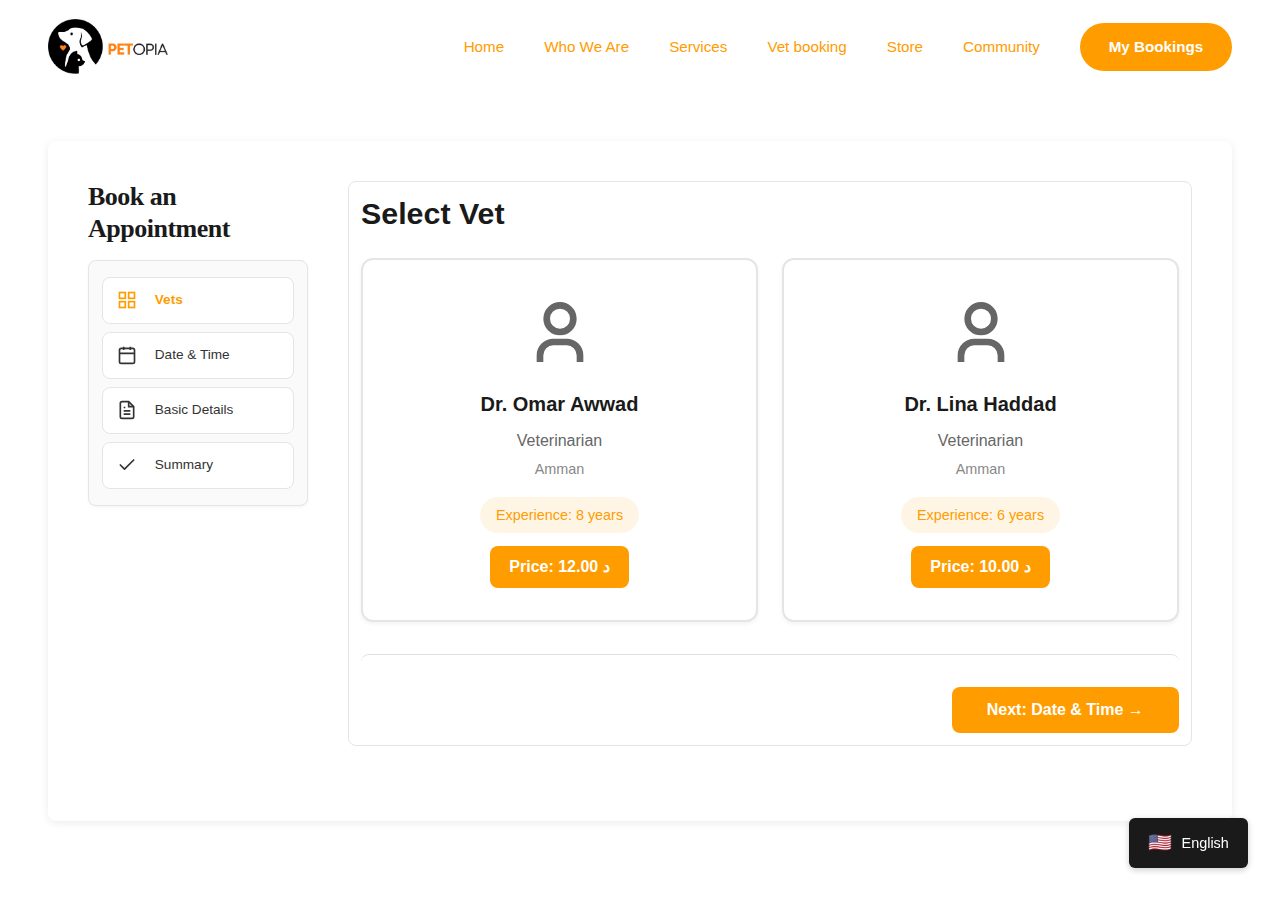
<file: index.html>
<!DOCTYPE html>
<html lang="en" dir="ltr">
<head>
    <meta charset="UTF-8">
    <meta name="viewport" content="width=device-width, initial-scale=1.0">
    <title>PETOPIA - Book an Appointment</title>
    <link rel="icon" type="image/png" href="images/35f640d3-04b2-4fa5-9443-3ebde41df10e-1-1.png">
    <link rel="stylesheet" href="styles.css">
</head>
<body>
    <!-- Header -->
    <header class="header">
        <div class="header-container">
            <div class="logo">
                <img src="images/35f640d3-04b2-4fa5-9443-3ebde41df10e-1-1.png" alt="PETOPIA Logo" class="logo-img">
            </div>
            <nav class="nav-links">
                <a href="https://dev-pet-opia.pantheonsite.io/" class="nav-link">Home</a>
                <a href="https://dev-pet-opia.pantheonsite.io/about-us/" class="nav-link">Who We Are</a>
                <a href="https://dev-pet-opia.pantheonsite.io/about-us-2/" class="nav-link">Services</a>
                <a href="index.html" class="nav-link">Vet booking</a>
                <a href="https://dev-pet-opia.pantheonsite.io/shop/" class="nav-link">Store</a>
                <a href="https://dev-pet-opia.pantheonsite.io/activity/" class="nav-link">Community</a>
                <a href="my-bookings.html" class="nav-link adopt-btn">My Bookings</a>
            </nav>
            
        </div>
    </header>

    <!-- Main Content -->
    <main class="main-content">
        <div class="booking-container">
            <div class="booking-container-inner">
                <div class="sidebar-section">
                    <h1 class="page-title">Book an Appointment</h1>
                    <!-- Left Sidebar - Steps -->
                    <aside class="steps-sidebar">
                    <div class="step-item active" data-step="vets" onclick="handleSidebarClick('vets')">
                        <div class="step-icon active">
                            <svg width="20" height="20" viewBox="0 0 24 24" fill="none" xmlns="http://www.w3.org/2000/svg">
                                <rect x="3" y="3" width="7" height="7" stroke="currentColor" stroke-width="2" fill="none"/>
                                <rect x="14" y="3" width="7" height="7" stroke="currentColor" stroke-width="2" fill="none"/>
                                <rect x="3" y="14" width="7" height="7" stroke="currentColor" stroke-width="2" fill="none"/>
                                <rect x="14" y="14" width="7" height="7" stroke="currentColor" stroke-width="2" fill="none"/>
                            </svg>
                        </div>
                        <span class="step-text active">Vets</span>
                    </div>
                    <div class="step-item" data-step="datetime" onclick="handleSidebarClick('datetime')">
                        <div class="step-icon">
                            <svg width="20" height="20" viewBox="0 0 24 24" fill="none" xmlns="http://www.w3.org/2000/svg">
                                <rect x="3" y="4" width="18" height="18" rx="2" stroke="currentColor" stroke-width="2"/>
                                <path d="M16 2v4M8 2v4M3 10h18" stroke="currentColor" stroke-width="2"/>
                            </svg>
                        </div>
                        <span class="step-text">Date & Time</span>
                    </div>
                    <div class="step-item" data-step="details" onclick="handleSidebarClick('details')">
                        <div class="step-icon">
                            <svg width="20" height="20" viewBox="0 0 24 24" fill="none" xmlns="http://www.w3.org/2000/svg">
                                <path d="M14 2H6a2 2 0 0 0-2 2v16a2 2 0 0 0 2 2h12a2 2 0 0 0 2-2V8z" stroke="currentColor" stroke-width="2"/>
                                <path d="M14 2v6h6M16 13H8M16 17H8M10 9H8" stroke="currentColor" stroke-width="2"/>
                            </svg>
                        </div>
                        <span class="step-text">Basic Details</span>
                    </div>
                    <div class="step-item" data-step="summary" onclick="handleSidebarClick('summary')">
                        <div class="step-icon">
                            <svg width="20" height="20" viewBox="0 0 24 24" fill="none" xmlns="http://www.w3.org/2000/svg">
                                <path d="M20 6L9 17l-5-5" stroke="currentColor" stroke-width="2" stroke-linecap="round" stroke-linejoin="round"/>
                            </svg>
                        </div>
                        <span class="step-text">Summary</span>
                    </div>
                    </aside>
                </div>

                <!-- Right Content Area -->
                <div class="content-area">
                <!-- Step 1: Vets Selection -->
                <div class="step-content active" id="vets-step">
                    <h2 class="section-title">Select Vet</h2>
                    <div class="vets-grid">
                        <div class="vet-card" data-vet="omar">
                            <div class="vet-checkmark">
                                <svg width="16" height="16" viewBox="0 0 24 24" fill="none" xmlns="http://www.w3.org/2000/svg">
                                    <path d="M20 6L9 17l-5-5" stroke="currentColor" stroke-width="3" stroke-linecap="round" stroke-linejoin="round"/>
                                </svg>
                            </div>
                            <div class="vet-icon">
                                <svg width="80" height="80" viewBox="0 0 24 24" fill="none" xmlns="http://www.w3.org/2000/svg">
                                    <circle cx="12" cy="8" r="4" stroke="currentColor" stroke-width="2"/>
                                    <path d="M6 21v-2a4 4 0 0 1 4-4h4a4 4 0 0 1 4 4v2" stroke="currentColor" stroke-width="2"/>
                                </svg>
                            </div>
                            <h3 class="vet-name">Dr. Omar Awwad</h3>
                            <p class="vet-specialty">Veterinarian</p>
                            <p class="vet-area">Amman</p>
                            <p class="vet-experience">Experience: 8 years</p>
                            <p class="vet-price">Price: 12.00 د</p>
                        </div>
                        <div class="vet-card" data-vet="lina">
                            <div class="vet-checkmark">
                                <svg width="16" height="16" viewBox="0 0 24 24" fill="none" xmlns="http://www.w3.org/2000/svg">
                                    <path d="M20 6L9 17l-5-5" stroke="currentColor" stroke-width="3" stroke-linecap="round" stroke-linejoin="round"/>
                                </svg>
                            </div>
                            <div class="vet-icon">
                                <svg width="80" height="80" viewBox="0 0 24 24" fill="none" xmlns="http://www.w3.org/2000/svg">
                                    <circle cx="12" cy="8" r="4" stroke="currentColor" stroke-width="2"/>
                                    <path d="M6 21v-2a4 4 0 0 1 4-4h4a4 4 0 0 1 4 4v2" stroke="currentColor" stroke-width="2"/>
                                </svg>
                            </div>
                            <h3 class="vet-name">Dr. Lina Haddad</h3>
                            <p class="vet-specialty">Veterinarian</p>
                            <p class="vet-area">Amman</p>
                            <p class="vet-experience">Experience: 6 years</p>
                            <p class="vet-price">Price: 10.00 د</p>
                        </div>
                    </div>
                    <div class="step-navigation">
                        <button class="back-btn" style="visibility: hidden;">← Go Back</button>
                        <button class="next-btn" onclick="goToStep('datetime')">Next: Date & Time →</button>
                    </div>
                </div>

                <!-- Step 2: Date & Time Selection -->
                <div class="step-content" id="datetime-step">
                    <h2 class="section-title">Date & Time</h2>
                    <div class="datetime-container">
                        <div class="calendar-section">
                            <div class="calendar-header">
                                <button class="calendar-nav" onclick="changeMonth(-1)">←</button>
                                <h3 class="calendar-month" id="calendar-month">January 2026</h3>
                                <button class="calendar-nav" onclick="changeMonth(1)">→</button>
                            </div>
                            <div class="calendar-grid" id="calendar-grid">
                                <!-- Calendar will be generated by JavaScript -->
                            </div>
                        </div>
                        <div class="timeslot-section">
                            <h3 class="timeslot-title">Time Slot</h3>
                            <div class="timeslot-groups">
                                <div class="timeslot-group">
                                    <h4 class="timeslot-group-title">Morning</h4>
                                    <div class="timeslot-buttons">
                                        <button class="timeslot-btn" data-time="09:00-10:00">09:00 am to 10:00 am</button>
                                        <button class="timeslot-btn" data-time="10:00-11:00">10:00 am to 11:00 am</button>
                                        <button class="timeslot-btn" data-time="11:00-12:00">11:00 am to 12:00 pm</button>
                                    </div>
                                </div>
                                <div class="timeslot-group">
                                    <h4 class="timeslot-group-title">Afternoon</h4>
                                    <div class="timeslot-buttons">
                                        <button class="timeslot-btn" data-time="12:00-13:00">12:00 pm to 01:00 pm</button>
                                        <button class="timeslot-btn" data-time="13:00-14:00">01:00 pm to 02:00 pm</button>
                                        <button class="timeslot-btn" data-time="14:00-15:00">02:00 pm to 03:00 pm</button>
                                        <button class="timeslot-btn" data-time="15:00-16:00">03:00 pm to 04:00 pm</button>
                                    </div>
                                </div>
                                <div class="timeslot-group">
                                    <h4 class="timeslot-group-title">Evening</h4>
                                    <div class="timeslot-buttons">
                                        <button class="timeslot-btn" data-time="16:00-17:00">04:00 pm to 05:00 pm</button>
                                    </div>
                                </div>
                            </div>
                        </div>
                    </div>
                    <div class="step-navigation">
                        <button class="back-btn" onclick="goToStep('vets')">← Go Back</button>
                        <button class="next-btn" onclick="goToStep('details')">Next: Basic Details →</button>
                    </div>
                </div>

                <!-- Step 3: Basic Details -->
                <div class="step-content" id="details-step">
                    <h2 class="section-title">Basic Details</h2>
                    <form class="details-form" id="details-form">
                        <div class="form-group">
                            <label for="firstname">Firstname *</label>
                            <input type="text" id="firstname" name="firstname" placeholder="Enter your firstname" required>
                        </div>
                        <div class="form-group">
                            <label for="lastname">Lastname *</label>
                            <input type="text" id="lastname" name="lastname" placeholder="Enter your lastname" required>
                            <span class="error-message" id="lastname-error"></span>
                        </div>
                        <div class="form-group">
                            <label for="email">Email Address *</label>
                            <input type="email" id="email" name="email" placeholder="Enter your email address" required>
                        </div>
                        <div class="form-group">
                            <label for="phone">Phone Number *</label>
                            <div class="phone-input">
                                <select id="country-code" class="country-code">
                                    <option value="+962">🇯🇴 +962</option>
                                    <option value="+1">🇺🇸 +1</option>
                                </select>
                                <input type="tel" id="phone" name="phone" placeholder="07 9012 3456" required>
                            </div>
                        </div>
                        <div class="form-group">
                            <label for="petname">Pet Name *</label>
                            <input type="text" id="petname" name="petname" placeholder="Enter your pet's name" required>
                        </div>
                        <div class="form-group">
                            <label for="pettype">Pet Type *</label>
                            <select id="pettype" name="pettype" class="form-select" required>
                                <option value="">Select pet type</option>
                                <option value="Cat">Cat</option>
                                <option value="Dog">Dog</option>
                                <option value="Other">Other</option>
                            </select>
                        </div>
                        <div class="form-group">
                            <label for="reason">Reason for Visit *</label>
                            <select id="reason" name="reason" class="form-select" required>
                                <option value="">Select reason for visit</option>
                                <option value="General Checkup">General Checkup</option>
                                <option value="Vaccination">Vaccination</option>
                                <option value="Surgery">Surgery</option>
                                <option value="Emergency">Emergency</option>
                                <option value="Grooming">Grooming</option>
                                <option value="Dental Care">Dental Care</option>
                                <option value="Skin Issues">Skin Issues</option>
                                <option value="Behavioral Consultation">Behavioral Consultation</option>
                                <option value="Nutritional Advice">Nutritional Advice</option>
                                <option value="Other">Other</option>
                            </select>
                        </div>
                        <div class="form-group">
                            <label for="petcondition">Pet Condition / Notes</label>
                            <textarea id="petcondition" name="petcondition" rows="4" placeholder="Enter pet condition or notes"></textarea>
                        </div>
                    </form>
                    <div class="step-navigation">
                        <button class="back-btn" onclick="goToStep('datetime')">← Go Back</button>
                        <button class="next-btn" onclick="goToStep('summary')">Next: Summary →</button>
                    </div>
                </div>

                <!-- Step 4: Summary -->
                <div class="step-content" id="summary-step">
                    <div class="summary-content">
                        <div class="summary-illustration">
                            <svg width="120" height="120" viewBox="0 0 120 120" fill="none" xmlns="http://www.w3.org/2000/svg">
                                <circle cx="60" cy="60" r="50" stroke="#FF6B35" stroke-width="3"/>
                                <path d="M40 60L55 75L80 45" stroke="#FF6B35" stroke-width="4" stroke-linecap="round" stroke-linejoin="round"/>
                            </svg>
                        </div>
                        <h2 class="section-title">Summary</h2>
                        <p class="summary-subtitle">Your appointment booking summary.</p>
                        <div class="summary-details">
                            <div class="summary-item">
                                <span class="summary-label">Customer</span>
                                <span class="summary-value" id="summary-customer">-</span>
                            </div>
                            <div class="summary-item">
                                <span class="summary-label">Vet</span>
                                <span class="summary-value" id="summary-vet">-</span>
                            </div>
                            <div class="summary-item">
                                <span class="summary-label">Date & Time</span>
                                <span class="summary-value" id="summary-datetime">-</span>
                            </div>
                            <div class="summary-item">
                                <span class="summary-label">Pet Name</span>
                                <span class="summary-value" id="summary-petname">-</span>
                            </div>
                            <div class="summary-item">
                                <span class="summary-label">Pet Type</span>
                                <span class="summary-value" id="summary-pettype">-</span>
                            </div>
                            <div class="summary-item">
                                <span class="summary-label">Reason</span>
                                <span class="summary-value" id="summary-reason">-</span>
                            </div>
                            <div class="summary-divider"></div>
                            <div class="summary-item total">
                                <span class="summary-label">Total Amount Payable</span>
                                <span class="summary-value total-amount" id="summary-total">10.00 د</span>
                            </div>
                        </div>
                    </div>
                    <div class="step-navigation">
                        <button class="back-btn" onclick="goToStep('details')">← Go Back</button>
                        <button class="book-btn" onclick="bookAppointment()">Confirm Booking</button>
                    </div>
                </div>

                <!-- Step 5: Confirmation / Thank You -->
                <div class="step-content" id="confirmation-step">
                    <div class="confirmation-content">
                        <div class="confirmation-icon">
                            <svg width="80" height="80" viewBox="0 0 80 80" fill="none" xmlns="http://www.w3.org/2000/svg">
                                <circle cx="40" cy="40" r="35" fill="#FF9C00"/>
                                <path d="M25 40L35 50L55 30" stroke="white" stroke-width="4" stroke-linecap="round" stroke-linejoin="round"/>
                                <circle cx="58" cy="18" r="3" fill="#FF9C00"/>
                                <circle cx="62" cy="25" r="2" fill="#FF9C00"/>
                                <circle cx="18" cy="22" r="2" fill="#FF9C00"/>
                            </svg>
                        </div>
                        <p class="booking-id">Booking ID: <span id="booking-id">#1</span></p>
                        <h2 class="confirmation-title">Your Appointment Booked successfully!</h2>
                        <p class="confirmation-subtitle">We have sent your booking information to your email address.</p>
                        
                        <div class="confirmation-details">
                            <div class="confirmation-detail-item">
                                <span class="detail-label">Service:</span>
                                <span class="detail-value">Vet Appointment</span>
                            </div>
                            <div class="confirmation-detail-item">
                                <span class="detail-label">Date & Time:</span>
                                <span class="detail-value" id="confirm-datetime">-</span>
                            </div>
                            <div class="confirmation-detail-item">
                                <span class="detail-label">Customer Name:</span>
                                <span class="detail-value" id="confirm-customer">-</span>
                            </div>
                        </div>

                        <div class="calendar-buttons">
                            <h3 class="calendar-buttons-title">Add to Calendar</h3>
                            <div class="calendar-buttons-row">
                                <button class="calendar-btn" onclick="addToCalendar('google')">
                                    <span class="cal-icon">G</span> Google Calendar
                                </button>
                                <button class="calendar-btn" onclick="addToCalendar('yahoo')">
                                    <span class="cal-icon yahoo">Y!</span> Yahoo Calendar
                                </button>
                                <button class="calendar-btn" onclick="addToCalendar('outlook')">
                                    <span class="cal-icon outlook">📅</span> Outlook Calendar
                                </button>
                                <button class="calendar-btn" onclick="addToCalendar('ical')">
                                    <span class="cal-icon apple">🍎</span> iCal Calendar
                                </button>
                            </div>
                        </div>
                    </div>
                </div>
            </div>
            </div>
        </div>
    </main>

    <!-- Language Selector -->
    <div class="language-selector">
        <span class="flag">🇺🇸</span>
        <span>English</span>
    </div>

    <script src="script.js"></script>
</body>
</html>
</file>
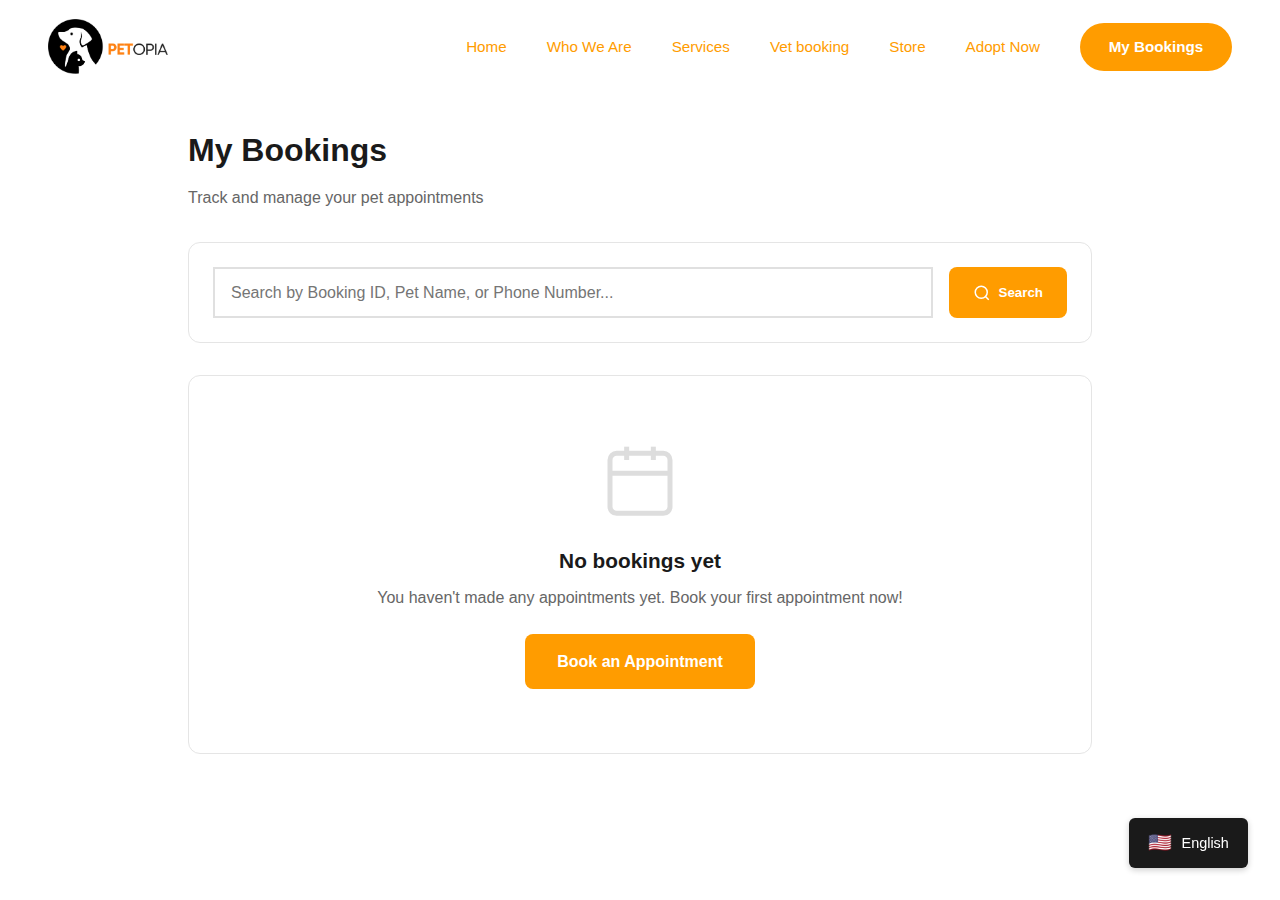
<file: my-bookings.html>
<!DOCTYPE html>
<html lang="en" dir="ltr">
<head>
    <meta charset="UTF-8">
    <meta name="viewport" content="width=device-width, initial-scale=1.0">
    <title>PETOPIA - My Bookings</title>
    <link rel="icon" type="image/png" href="images/35f640d3-04b2-4fa5-9443-3ebde41df10e-1-1.png">
    <link rel="stylesheet" href="styles.css">
    <style>
        /* My Bookings Page Styles */
        ::selection {
            background-color: #FF9C00;
            color: black;
        }

        .bookings-page {
            max-width: 1000px;
            margin: 0 auto;
            padding: 2rem 3rem;
        }

        .page-header {
            margin-bottom: 2rem;
        }

        .page-header h1 {
            font-size: 2rem;
            font-weight: 700;
            color: #1a1a1a;
            margin-bottom: 0.5rem;
        }

        .page-header p {
            color: #666;
        }

        .search-box {
            display: flex;
            gap: 1rem;
            margin-bottom: 2rem;
            background: white;
            padding: 1.5rem;
            border-radius: 12px;
            border: 1px solid #e5e5e5;
        }

        .search-input {
            flex: 1;
            padding: 0.9rem 1rem;
            border: 2px solid #e0e0e0;
            border-radius: 8px;
            font-size: 1rem;
            transition: border-color 0.3s;
        }

        .search-input:focus {
            outline: none;
            border-color: #FF9C00;
        }

        .search-btn {
            background: #FF9C00;
            color: white;
            border: none;
            padding: 0.9rem 1.5rem;
            border-radius: 8px;
            font-weight: 600;
            cursor: pointer;
            transition: all 0.3s;
            display: flex;
            align-items: center;
            gap: 0.5rem;
        }

        .search-btn:hover {
            background: #e68a00;
        }

        /* Booking Cards */
        .bookings-list {
            display: flex;
            flex-direction: column;
            gap: 1rem;
        }

        .booking-card {
            background: white;
            border: 1px solid #e5e5e5;
            border-radius: 12px;
            padding: 1.5rem;
            display: flex;
            gap: 1.5rem;
            transition: all 0.3s;
        }

        .booking-card:hover {
            box-shadow: 0 4px 20px rgba(0, 0, 0, 0.08);
        }

        .booking-status-bar {
            width: 4px;
            border-radius: 4px;
            flex-shrink: 0;
        }

        .booking-status-bar.pending {
            background: #ffd93d;
        }

        .booking-status-bar.completed {
            background: #4caf50;
        }

        .booking-status-bar.cancelled {
            background: #f44336;
        }

        .booking-content {
            flex: 1;
        }

        .booking-header {
            display: flex;
            justify-content: space-between;
            align-items: flex-start;
            margin-bottom: 1rem;
        }

        .booking-id {
            font-weight: 600;
            color: #FF9C00;
            font-size: 0.9rem;
        }

        .booking-status {
            padding: 0.4rem 1rem;
            border-radius: 20px;
            font-size: 0.85rem;
            font-weight: 600;
        }

        .booking-status.pending {
            background: #fff8e1;
            color: #856404;
        }

        .booking-status.completed {
            background: #e8f5e9;
            color: #2e7d32;
        }

        .booking-status.cancelled {
            background: #ffebee;
            color: #c62828;
        }

        .booking-details {
            display: grid;
            grid-template-columns: repeat(auto-fit, minmax(200px, 1fr));
            gap: 1rem;
        }

        .detail-group {
            display: flex;
            flex-direction: column;
            gap: 0.3rem;
        }

        .detail-label {
            font-size: 0.8rem;
            color: #666;
            text-transform: uppercase;
            letter-spacing: 0.5px;
        }

        .detail-value {
            font-weight: 500;
            color: #1a1a1a;
        }

        .vet-info {
            display: flex;
            align-items: center;
            gap: 0.5rem;
        }

        .vet-avatar {
            width: 32px;
            height: 32px;
            background: #f5f5f5;
            border-radius: 50%;
            display: flex;
            align-items: center;
            justify-content: center;
            color: #666;
        }

        /* Empty State */
        .empty-state {
            text-align: center;
            padding: 4rem 2rem;
            background: white;
            border: 1px solid #e5e5e5;
            border-radius: 12px;
        }

        .empty-state svg {
            width: 80px;
            height: 80px;
            color: #ddd;
            margin-bottom: 1rem;
        }

        .empty-state h3 {
            font-size: 1.3rem;
            color: #1a1a1a;
            margin-bottom: 0.5rem;
        }

        .empty-state p {
            color: #666;
            margin-bottom: 1.5rem;
        }

        .book-now-btn {
            background: #FF9C00;
            color: white;
            border: none;
            padding: 0.9rem 2rem;
            border-radius: 8px;
            font-weight: 600;
            cursor: pointer;
            text-decoration: none;
            display: inline-block;
            transition: all 0.3s;
        }

        .book-now-btn:hover {
            background: #e68a00;
            transform: translateY(-2px);
        }

        /* No results */
        .no-results {
            text-align: center;
            padding: 3rem;
            color: #666;
        }

        /* Booking Details Modal */
        .booking-modal-overlay {
            display: none;
            position: fixed;
            top: 0;
            left: 0;
            right: 0;
            bottom: 0;
            background: rgba(0, 0, 0, 0.5);
            z-index: 1000;
            align-items: center;
            justify-content: center;
            animation: fadeIn 0.3s ease;
        }

        .booking-modal-overlay.active {
            display: flex;
        }

        .booking-modal-card {
            background: white;
            border-radius: 16px;
            padding: 2rem;
            max-width: 600px;
            width: 90%;
            max-height: 90vh;
            overflow-y: auto;
            position: relative;
            box-shadow: 0 10px 40px rgba(0, 0, 0, 0.15);
            animation: slideUp 0.3s ease;
        }

        .booking-modal-header {
            display: flex;
            justify-content: space-between;
            align-items: center;
            margin-bottom: 1.5rem;
            padding-bottom: 1rem;
            border-bottom: 2px solid #e5e5e5;
        }

        .booking-modal-title {
            font-size: 1.5rem;
            font-weight: 700;
            color: #1a1a1a;
        }

        .booking-modal-close {
            background: none;
            border: none;
            font-size: 1.8rem;
            color: #666;
            cursor: pointer;
            padding: 0;
            width: 32px;
            height: 32px;
            display: flex;
            align-items: center;
            justify-content: center;
            border-radius: 50%;
            transition: all 0.3s;
        }

        .booking-modal-close:hover {
            background: #f5f5f5;
            color: #1a1a1a;
        }

        .booking-modal-content {
            display: flex;
            flex-direction: column;
            gap: 1.5rem;
        }

        .booking-modal-section {
            display: flex;
            flex-direction: column;
            gap: 0.5rem;
        }

        .booking-modal-label {
            font-size: 0.85rem;
            color: #666;
            text-transform: uppercase;
            letter-spacing: 0.5px;
            font-weight: 600;
        }

        .booking-modal-value {
            font-size: 1rem;
            color: #1a1a1a;
            font-weight: 500;
        }

        .booking-modal-divider {
            height: 1px;
            background: #e5e5e5;
            margin: 0.5rem 0;
        }

        @keyframes fadeIn {
            from {
                opacity: 0;
            }
            to {
                opacity: 1;
            }
        }

        @keyframes slideUp {
            from {
                transform: translateY(20px);
                opacity: 0;
            }
            to {
                transform: translateY(0);
                opacity: 1;
            }
        }

        @media (max-width: 768px) {
            .bookings-page {
                padding: 1.5rem;
            }

            .search-box {
                flex-direction: column;
            }

            .booking-card {
                flex-direction: column;
            }

            .booking-status-bar {
                width: 100%;
                height: 4px;
            }

            .booking-header {
                flex-direction: column;
                gap: 0.5rem;
            }

            .booking-modal-card {
                padding: 1.5rem;
                width: 95%;
            }
        }
    </style>
</head>
<body>
    <!-- Header -->
    <header class="header">
        <div class="header-container">
            <div class="logo">
                <img src="images/35f640d3-04b2-4fa5-9443-3ebde41df10e-1-1.png" alt="PETOPIA Logo" class="logo-img">
            </div>
            <nav class="nav-links">
                <a href="index.html" class="nav-link">Home</a>
                <a href="#" class="nav-link">Who We Are</a>
                <a href="#" class="nav-link">Services</a>
                <a href="index.html" class="nav-link">Vet booking</a>
                <a href="#" class="nav-link">Store</a>
                <a href="index.html" class="nav-link">Adopt Now</a>
                <a href="my-bookings.html" class="nav-link adopt-btn" ">My Bookings</a>
            </nav>
        </div>
    </header>

    <!-- Main Content -->
    <div class="bookings-page">
        <div class="page-header">
            <h1>My Bookings</h1>
            <p>Track and manage your pet appointments</p>
        </div>

        <!-- Search Box -->
        <div class="search-box">
            <input type="text" class="search-input" id="search-input" 
                   placeholder="Search by Booking ID, Pet Name, or Phone Number...">
            <button class="search-btn" onclick="searchBookings()">
                <svg width="18" height="18" viewBox="0 0 24 24" fill="none" stroke="currentColor" stroke-width="2">
                    <circle cx="11" cy="11" r="8"/>
                    <line x1="21" y1="21" x2="16.65" y2="16.65"/>
                </svg>
                Search
            </button>
        </div>

        <!-- Bookings List -->
        <div class="bookings-list" id="bookings-list">
            <!-- Bookings will be loaded here -->
        </div>

        <!-- Empty State -->
        <div class="empty-state" id="empty-state" style="display: none;">
            <svg viewBox="0 0 24 24" fill="none" stroke="currentColor" stroke-width="1.5">
                <rect x="3" y="4" width="18" height="18" rx="2"/>
                <line x1="16" y1="2" x2="16" y2="6"/>
                <line x1="8" y1="2" x2="8" y2="6"/>
                <line x1="3" y1="10" x2="21" y2="10"/>
            </svg>
            <h3>No bookings yet</h3>
            <p>You haven't made any appointments yet. Book your first appointment now!</p>
            <a href="index.html" class="book-now-btn">Book an Appointment</a>
        </div>

        <!-- No Results -->
        <div class="no-results" id="no-results" style="display: none;">
            <p>No bookings found matching your search.</p>
        </div>
    </div>

    <!-- Booking Details Modal -->
    <div class="booking-modal-overlay" id="booking-modal-overlay" onclick="closeBookingModal(event)">
        <div class="booking-modal-card" onclick="event.stopPropagation()">
            <div class="booking-modal-header">
                <h2 class="booking-modal-title">Booking Details</h2>
                <button class="booking-modal-close" onclick="closeBookingModal()" aria-label="Close">×</button>
            </div>
            <div class="booking-modal-content" id="booking-modal-content">
                <!-- Content will be populated by JavaScript -->
            </div>
        </div>
    </div>

    <!-- Language Selector -->
    <div class="language-selector">
        <span class="flag">🇺🇸</span>
        <span>English</span>
    </div>

    <script>
        // Get all bookings from Local Storage
        function getAllBookings() {
            const bookings = localStorage.getItem('petopiaBookings');
            return bookings ? JSON.parse(bookings) : [];
        }

        // Format date
        function formatDate(dateString) {
            if (!dateString) return '-';
            const date = new Date(dateString);
            const options = { weekday: 'short', year: 'numeric', month: 'short', day: 'numeric' };
            return date.toLocaleDateString('en-US', options);
        }

        // Format time
        function formatTime(timeString) {
            if (!timeString) return '-';
            if (timeString.includes('am') || timeString.includes('pm')) return timeString;
            
            const [start, end] = timeString.split('-');
            if (!start) return timeString;
            
            const formatSingleTime = (time) => {
                const [hours, minutes] = time.split(':');
                const hour = parseInt(hours);
                const ampm = hour >= 12 ? 'PM' : 'AM';
                const displayHour = hour > 12 ? hour - 12 : (hour === 0 ? 12 : hour);
                return `${displayHour}:${minutes} ${ampm}`;
            };
            
            if (end) return `${formatSingleTime(start)} - ${formatSingleTime(end)}`;
            return formatSingleTime(start);
        }

        // Get status class
        function getStatusClass(status) {
            const statusLower = (status || 'pending').toLowerCase();
            if (statusLower === 'completed' || statusLower === 'confirmed') return 'completed';
            if (statusLower === 'cancelled') return 'cancelled';
            return 'pending';
        }
        
        // View booking details
        function viewBookingDetails(bookingId) {
            const allBookings = getAllBookings();
            const booking = allBookings.find(b => b.bookingId === bookingId);
            if (booking) {
                const modal = document.getElementById('booking-modal-overlay');
                const content = document.getElementById('booking-modal-content');
                const statusClass = getStatusClass(booking.status);
                
                content.innerHTML = `
                    <div class="booking-modal-section">
                        <span class="booking-modal-label">Booking ID</span>
                        <span class="booking-modal-value" style="color: #FF9C00; font-weight: 700;">${booking.bookingId || 'N/A'}</span>
                    </div>
                    <div class="booking-modal-section">
                        <span class="booking-modal-label">Status</span>
                        <span class="booking-modal-value">
                            <span class="booking-status ${statusClass}" style="display: inline-block; padding: 0.4rem 1rem; border-radius: 20px; font-size: 0.85rem; font-weight: 600;">
                                ${getStatusText(booking.status)}
                            </span>
                        </span>
                    </div>
                    <div class="booking-modal-divider"></div>
                    <div class="booking-modal-section">
                        <span class="booking-modal-label">Veterinarian</span>
                        <div style="display: flex; align-items: center; gap: 0.5rem; margin-top: 0.3rem;">
                            <span class="vet-avatar" style="width: 32px; height: 32px; background: #f5f5f5; border-radius: 50%; display: flex; align-items: center; justify-content: center;">👨‍⚕️</span>
                            <span class="booking-modal-value">${booking.vet || '-'}</span>
                        </div>
                    </div>
                    <div class="booking-modal-section">
                        <span class="booking-modal-label">Date & Time</span>
                        <span class="booking-modal-value">${formatDate(booking.date)}</span>
                        <span class="booking-modal-value" style="color: #666; font-size: 0.95rem;">${formatTime(booking.time)}</span>
                    </div>
                    <div class="booking-modal-divider"></div>
                    <div class="booking-modal-section">
                        <span class="booking-modal-label">Customer Information</span>
                        <span class="booking-modal-value">${booking.firstname || ''} ${booking.lastname || ''}</span>
                        <span class="booking-modal-value" style="color: #666; font-size: 0.9rem;">${booking.email || 'N/A'}</span>
                        <span class="booking-modal-value" style="color: #666; font-size: 0.9rem;">${booking.phone || '-'}</span>
                    </div>
                    <div class="booking-modal-divider"></div>
                    <div class="booking-modal-section">
                        <span class="booking-modal-label">Pet Information</span>
                        <span class="booking-modal-value">${booking.petname || '-'} (${booking.pettype || '-'})</span>
                    </div>
                    <div class="booking-modal-section">
                        <span class="booking-modal-label">Reason for Visit</span>
                        <span class="booking-modal-value">${booking.reason || '-'}</span>
                    </div>
                    ${booking.petcondition ? `
                    <div class="booking-modal-section">
                        <span class="booking-modal-label">Pet Condition / Notes</span>
                        <span class="booking-modal-value" style="color: #666; font-size: 0.95rem; line-height: 1.5;">${booking.petcondition}</span>
                    </div>
                    ` : ''}
                    <div class="booking-modal-divider"></div>
                    <div class="booking-modal-section">
                        <span class="booking-modal-label">Total Amount</span>
                        <span class="booking-modal-value" style="color: #FF9C00; font-weight: 700; font-size: 1.2rem;">${booking.vetPrice || '10.00'} د</span>
                    </div>
                `;
                
                modal.classList.add('active');
                document.body.style.overflow = 'hidden';
            }
        }

        // Close booking modal
        function closeBookingModal(event) {
            if (event && event.target !== event.currentTarget) {
                return;
            }
            const modal = document.getElementById('booking-modal-overlay');
            modal.classList.remove('active');
            document.body.style.overflow = '';
        }

        // Get status display text
        function getStatusText(status) {
            const statusLower = (status || 'pending').toLowerCase();
            if (statusLower === 'completed' || statusLower === 'confirmed') return '✓ Confirmed';
            if (statusLower === 'cancelled') return '✗ Cancelled';
            return '⏳ Pending Confirmation';
        }

        // Render bookings
        function renderBookings(bookings) {
            const list = document.getElementById('bookings-list');
            const emptyState = document.getElementById('empty-state');
            const noResults = document.getElementById('no-results');

            // Hide no results by default
            noResults.style.display = 'none';

            if (!bookings || bookings.length === 0) {
                list.innerHTML = '';
                emptyState.style.display = 'block';
                return;
            }

            emptyState.style.display = 'none';

            // Sort by date (newest first)
            bookings.sort((a, b) => new Date(b.createdAt || 0) - new Date(a.createdAt || 0));

            list.innerHTML = bookings.map(booking => {
                const statusClass = getStatusClass(booking.status);
                const isPending = (booking.status || 'pending').toLowerCase() === 'pending';
                return `
                <div class="booking-card">
                    <div class="booking-status-bar ${statusClass}"></div>
                    <div class="booking-content">
                        <div class="booking-header">
                            <span class="booking-id">${booking.bookingId || 'N/A'}</span>
                            <span class="booking-status ${statusClass}">${getStatusText(booking.status)}</span>
                        </div>
                        ${isPending ? '<p style="color: #666; font-size: 0.9rem; margin: 0.5rem 0 1rem 0;">Awaiting vet confirmation.</p>' : ''}
                        <div class="booking-details">
                            <div class="detail-group">
                                <span class="detail-label">Vet</span>
                                <div class="vet-info">
                                    <span class="vet-avatar">👨‍⚕️</span>
                                    <span class="detail-value">${booking.vet || '-'}</span>
                                </div>
                            </div>
                            <div class="detail-group">
                                <span class="detail-label">Date & Time</span>
                                <span class="detail-value">${formatDate(booking.date)}</span>
                                <span class="detail-value" style="color: #666; font-size: 0.9rem;">${formatTime(booking.time)}</span>
                            </div>
                            <div class="detail-group">
                                <span class="detail-label">Pet</span>
                                <span class="detail-value">${booking.petname || '-'} (${booking.pettype || '-'})</span>
                            </div>
                            <div class="detail-group">
                                <span class="detail-label">Reason</span>
                                <span class="detail-value">${booking.reason || '-'}</span>
                            </div>
                        </div>
                        <div style="margin-top: 1rem;">
                            <button class="view-details-btn" onclick="viewBookingDetails('${booking.bookingId}')" style="background: #FF9C00; color: white; border: none; padding: 0.6rem 1.2rem; border-radius: 8px; font-weight: 600; cursor: pointer; transition: all 0.3s;">View Details</button>
                        </div>
                    </div>
                </div>
            `}).join('');
        }

        // Search bookings
        function searchBookings() {
            const searchTerm = document.getElementById('search-input').value.toLowerCase().trim();
            const allBookings = getAllBookings();
            const noResults = document.getElementById('no-results');
            const emptyState = document.getElementById('empty-state');

            if (!searchTerm) {
                renderBookings(allBookings);
                return;
            }

            const filtered = allBookings.filter(booking => {
                const bookingId = (booking.bookingId || '').toLowerCase();
                const petName = (booking.petname || '').toLowerCase();
                const phone = (booking.phone || '').toLowerCase();
                const ownerName = `${booking.firstname || ''} ${booking.lastname || ''}`.toLowerCase();

                return bookingId.includes(searchTerm) ||
                       petName.includes(searchTerm) ||
                       phone.includes(searchTerm) ||
                       ownerName.includes(searchTerm);
            });

            if (filtered.length === 0 && allBookings.length > 0) {
                document.getElementById('bookings-list').innerHTML = '';
                emptyState.style.display = 'none';
                noResults.style.display = 'block';
            } else {
                noResults.style.display = 'none';
                renderBookings(filtered);
            }
        }

        // Search on Enter key
        document.getElementById('search-input').addEventListener('keypress', function(e) {
            if (e.key === 'Enter') {
                searchBookings();
            }
        });

        // Load bookings on page load
        document.addEventListener('DOMContentLoaded', function() {
            const allBookings = getAllBookings();
            renderBookings(allBookings);
        });
    </script>
</body>
</html>
</file>
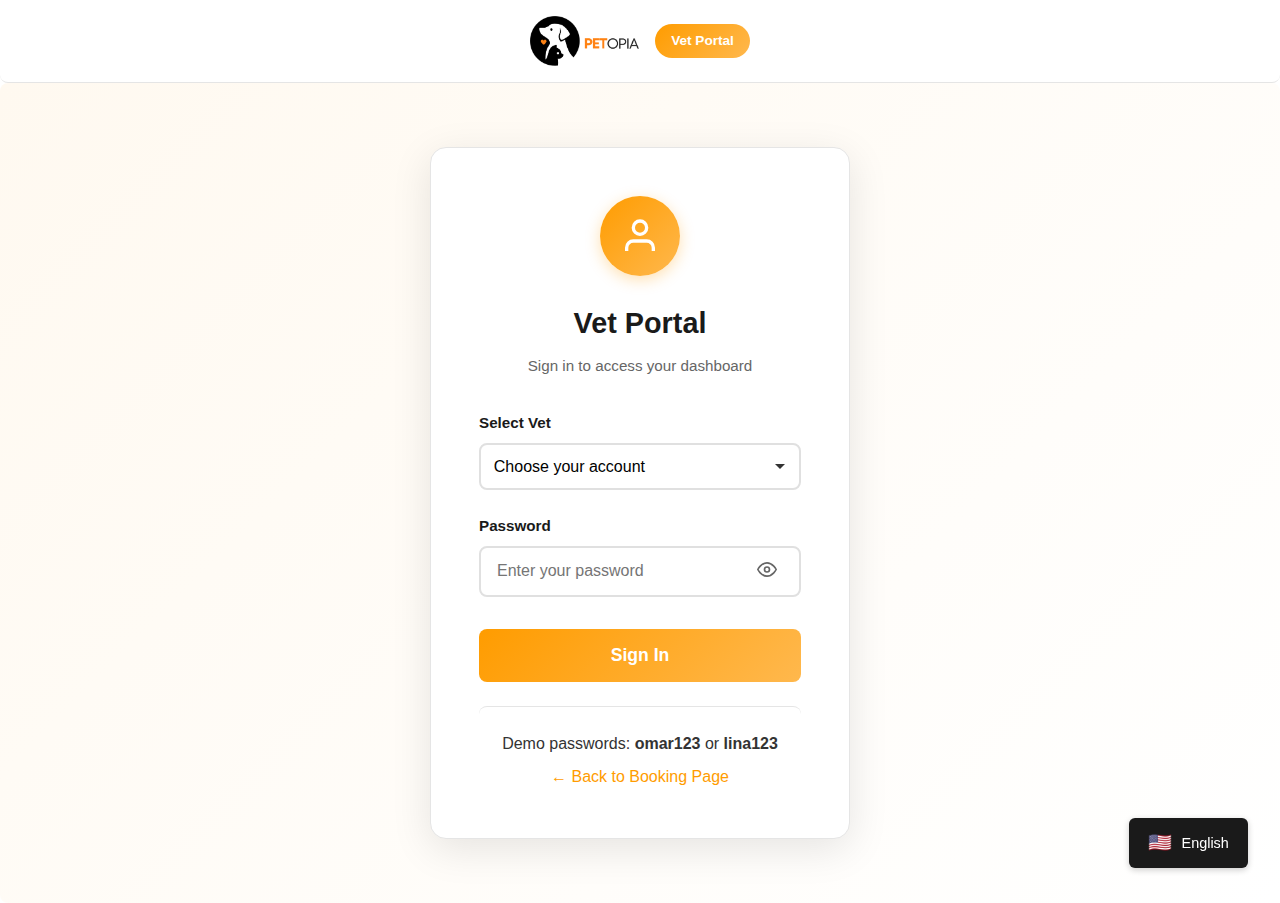
<file: vet-dashboard.html>
<!DOCTYPE html>
<html lang="en" dir="ltr">
<head>
    <meta charset="UTF-8">
    <meta name="viewport" content="width=device-width, initial-scale=1.0">
    <title>PETOPIA - Vet Dashboard</title>
    <link rel="icon" type="image/png" href="images/35f640d3-04b2-4fa5-9443-3ebde41df10e-1-1.png">
    <link rel="stylesheet" href="styles.css">
    <style>
        /* Dashboard Specific Styles */
        
        /* Text selection */
        ::selection {
            background-color: #FF9C00;
            color: black;
        }

        .dashboard-container {
            max-width: 1400px;
            margin: 0 auto;
            padding: 2rem 3rem;
        }

        /* Dashboard Header */
        .dashboard-header {
            display: flex;
            justify-content: space-between;
            align-items: center;
            margin-bottom: 2rem;
            padding-bottom: 1.5rem;
            border-bottom: 2px solid #f0f0f0;
        }

        .welcome-section h1 {
            font-size: 1.8rem;
            font-weight: 700;
            color: #1a1a1a;
            margin-bottom: 0.3rem;
        }

        .welcome-section p {
            color: #666;
            font-size: 0.95rem;
        }

        .header-actions {
            display: flex;
            align-items: center;
            gap: 1rem;
        }

        .logout-btn {
            background: #f5f5f5;
            color: #666;
            border: 1px solid #e0e0e0;
            padding: 0.7rem 1.2rem;
            border-radius: 8px;
            cursor: pointer;
            font-size: 0.9rem;
            font-weight: 500;
            transition: all 0.3s;
            display: flex;
            align-items: center;
            gap: 0.5rem;
        }

        .logout-btn:hover {
            background: #ff4444;
            color: white;
            border-color: #ff4444;
        }

        /* Stats Cards */
        .stats-grid {
            display: grid;
            grid-template-columns: repeat(auto-fit, minmax(200px, 1fr));
            gap: 1.5rem;
            margin-bottom: 2rem;
        }

        .stat-card {
            background: white;
            border: 1px solid #e5e5e5;
            border-radius: 12px;
            padding: 1.5rem;
            display: flex;
            align-items: center;
            gap: 1rem;
            transition: all 0.3s;
        }

        .stat-card:hover {
            transform: translateY(-2px);
            box-shadow: 0 8px 25px rgba(0, 0, 0, 0.08);
        }

        .stat-icon {
            width: 50px;
            height: 50px;
            border-radius: 12px;
            display: flex;
            align-items: center;
            justify-content: center;
        }

        .stat-icon.total {
            background: linear-gradient(135deg, #FF9C00 0%, #ffb84d 100%);
            color: white;
        }

        .stat-icon.pending {
            background: linear-gradient(135deg, #ffd93d 0%, #ffe066 100%);
            color: #856404;
        }

        .stat-icon.completed {
            background: linear-gradient(135deg, #4caf50 0%, #81c784 100%);
            color: white;
        }

        .stat-icon.cancelled {
            background: linear-gradient(135deg, #f44336 0%, #e57373 100%);
            color: white;
        }

        .stat-info h3 {
            font-size: 1.8rem;
            font-weight: 700;
            color: #1a1a1a;
            line-height: 1;
        }

        .stat-info p {
            color: #666;
            font-size: 0.85rem;
            margin-top: 0.3rem;
        }

        /* Filter Section */
        .filter-section {
            background: white;
            border: 1px solid #e5e5e5;
            border-radius: 12px;
            padding: 1.5rem;
            margin-bottom: 1.5rem;
            display: flex;
            flex-direction: column;
            gap: 1.5rem;
        }

        .search-section {
            display: flex;
            align-items: center;
            gap: 1rem;
        }

        .search-input {
            flex: 1;
            padding: 0.75rem 1rem;
            border: 2px solid #e0e0e0;
            border-radius: 8px;
            font-size: 0.95rem;
            transition: border-color 0.3s;
        }

        .search-input:focus {
            outline: none;
            border-color: #FF9C00;
        }

        .filter-chips {
            display: flex;
            align-items: center;
            gap: 0.75rem;
            flex-wrap: wrap;
        }

        .filter-chip {
            padding: 0.6rem 1.2rem;
            border: 2px solid #e0e0e0;
            border-radius: 20px;
            font-size: 0.9rem;
            font-weight: 500;
            cursor: pointer;
            transition: all 0.3s;
            background: white;
            color: #666;
        }

        .filter-chip:hover {
            border-color: #FF9C00;
            color: #FF9C00;
        }

        .filter-chip.active {
            background: #FF9C00;
            border-color: #FF9C00;
            color: white;
        }

        .filter-group {
            display: flex;
            align-items: center;
            gap: 0.5rem;
        }

        .filter-group label {
            font-weight: 600;
            color: #1a1a1a;
            font-size: 0.9rem;
        }

        .filter-group select {
            padding: 0.6rem 2rem 0.6rem 1rem;
            border: 2px solid #e0e0e0;
            border-radius: 8px;
            font-size: 0.9rem;
            cursor: pointer;
            background: white;
            appearance: none;
            background-image: url("data:image/svg+xml,%3Csvg xmlns='http://www.w3.org/2000/svg' width='12' height='12' viewBox='0 0 12 12'%3E%3Cpath fill='%23333' d='M6 9L1 4h10z'/%3E%3C/svg%3E");
            background-repeat: no-repeat;
            background-position: right 0.7rem center;
            transition: border-color 0.3s;
        }

        .filter-group select:focus {
            outline: none;
            border-color: #FF9C00;
        }

        .refresh-btn {
            background: #FF9C00;
            color: white;
            border: none;
            padding: 0.6rem 1.2rem;
            border-radius: 8px;
            cursor: pointer;
            font-size: 0.9rem;
            font-weight: 500;
            transition: all 0.3s;
            display: flex;
            align-items: center;
            gap: 0.5rem;
            margin-left: auto;
        }

        .refresh-btn:hover {
            background: #e68a00;
            transform: translateY(-1px);
        }

        /* Bookings Table */
        .bookings-section {
            background: white;
            border: 1px solid #e5e5e5;
            border-radius: 12px;
            overflow: hidden;
        }

        .section-header {
            padding: 1.2rem 1.5rem;
            border-bottom: 1px solid #e5e5e5;
            display: flex;
            align-items: center;
            justify-content: space-between;
        }

        .section-header h2 {
            font-size: 1.2rem;
            font-weight: 600;
            color: #1a1a1a;
        }

        .booking-count {
            background: #FF9C00;
            color: white;
            padding: 0.3rem 0.8rem;
            border-radius: 20px;
            font-size: 0.85rem;
            font-weight: 600;
        }

        .bookings-table {
            width: 100%;
            border-collapse: collapse;
        }

        .bookings-table th {
            background: #fafafa;
            padding: 1rem 1.2rem;
            text-align: left;
            font-weight: 600;
            color: #666;
            font-size: 0.85rem;
            text-transform: uppercase;
            letter-spacing: 0.5px;
            border-bottom: 1px solid #e5e5e5;
        }

        .bookings-table td {
            padding: 1rem 1.2rem;
            border-bottom: 1px solid #f0f0f0;
            font-size: 0.95rem;
            color: #1a1a1a;
        }

        .bookings-table tr:last-child td {
            border-bottom: none;
        }

        .bookings-table tr:hover {
            background: #fafafa;
        }

        .booking-id {
            font-weight: 600;
            color: #FF9C00;
        }

        .pet-info {
            display: flex;
            align-items: center;
            gap: 0.5rem;
        }

        .pet-type-icon {
            width: 32px;
            height: 32px;
            background: #f5f5f5;
            border-radius: 50%;
            display: flex;
            align-items: center;
            justify-content: center;
            font-size: 1rem;
        }

        .status-select {
            padding: 0.5rem 2rem 0.5rem 0.8rem;
            border: 2px solid #e0e0e0;
            border-radius: 6px;
            font-size: 0.85rem;
            cursor: pointer;
            background: white;
            appearance: none;
            background-image: url("data:image/svg+xml,%3Csvg xmlns='http://www.w3.org/2000/svg' width='10' height='10' viewBox='0 0 12 12'%3E%3Cpath fill='%23333' d='M6 9L1 4h10z'/%3E%3C/svg%3E");
            background-repeat: no-repeat;
            background-position: right 0.5rem center;
            font-weight: 500;
            transition: all 0.3s;
        }

        .status-select:focus {
            outline: none;
            border-color: #FF9C00;
        }

        .status-select.pending {
            background-color: #fff8e1;
            border-color: #ffd93d;
            color: #856404;
        }

        .status-select.completed {
            background-color: #e8f5e9;
            border-color: #4caf50;
            color: #2e7d32;
        }

        .status-select.cancelled {
            background-color: #ffebee;
            border-color: #f44336;
            color: #c62828;
        }

        /* Empty State */
        .empty-state {
            text-align: center;
            padding: 4rem 2rem;
            color: #666;
        }

        .empty-state svg {
            width: 80px;
            height: 80px;
            color: #ddd;
            margin-bottom: 1rem;
        }

        .empty-state h3 {
            font-size: 1.2rem;
            color: #1a1a1a;
            margin-bottom: 0.5rem;
        }

        .empty-state p {
            font-size: 0.95rem;
        }

        /* Action Buttons */
        .action-btn {
            background: none;
            border: none;
            cursor: pointer;
            padding: 0.4rem;
            border-radius: 6px;
            transition: all 0.3s;
            color: #666;
        }

        .action-btn:hover {
            background: #f5f5f5;
            color: #FF9C00;
        }

        .action-btn.delete:hover {
            background: #ffebee;
            color: #f44336;
        }
        
        .action-btn[title="View Details"]:hover {
            background: #fff8f0;
            color: #FF9C00;
        }

        /* Toast Notification */
        .toast {
            position: fixed;
            bottom: 2rem;
            right: 2rem;
            background: #1a1a1a;
            color: white;
            padding: 1rem 1.5rem;
            border-radius: 8px;
            box-shadow: 0 4px 20px rgba(0, 0, 0, 0.2);
            display: flex;
            align-items: center;
            gap: 0.8rem;
            transform: translateY(100px);
            opacity: 0;
            transition: all 0.3s ease;
            z-index: 1000;
        }

        .toast.show {
            transform: translateY(0);
            opacity: 1;
        }

        .toast.success {
            background: #4caf50;
        }

        .toast.error {
            background: #f44336;
        }

        /* Responsive */
        @media (max-width: 1024px) {
            .dashboard-container {
                padding: 1.5rem;
            }

            .bookings-table {
                display: block;
                overflow-x: auto;
            }
        }

        @media (max-width: 768px) {
            .dashboard-header {
                flex-direction: column;
                align-items: flex-start;
                gap: 1rem;
            }

            .filter-section {
                flex-direction: column;
                align-items: stretch;
            }

            .filter-group {
                width: 100%;
            }

            .filter-group select {
                flex: 1;
            }

            .refresh-btn {
                margin-left: 0;
                width: 100%;
                justify-content: center;
            }

            .stats-grid {
                grid-template-columns: repeat(2, 1fr);
            }
        }

        @media (max-width: 480px) {
            .stats-grid {
                grid-template-columns: 1fr;
            }
        }
    </style>
</head>
<body>
    <!-- Simple Vet Header -->
    <header class="vet-header">
        <div class="vet-header-container">
            <div class="vet-logo">
                <img src="images/35f640d3-04b2-4fa5-9443-3ebde41df10e-1-1.png" alt="PETOPIA Logo" class="logo-img">
                <span class="vet-portal-badge">Vet Portal</span>
            </div>
            <div class="vet-nav">
                <button class="vet-nav-btn active" onclick="showSection('appointments')">
                    <svg width="18" height="18" viewBox="0 0 24 24" fill="none" stroke="currentColor" stroke-width="2">
                        <rect x="3" y="4" width="18" height="18" rx="2"/>
                        <line x1="16" y1="2" x2="16" y2="6"/>
                        <line x1="8" y1="2" x2="8" y2="6"/>
                        <line x1="3" y1="10" x2="21" y2="10"/>
                    </svg>
                    Appointments
                </button>
                <button class="vet-nav-btn" onclick="showSection('availability')">
                    <svg width="18" height="18" viewBox="0 0 24 24" fill="none" stroke="currentColor" stroke-width="2">
                        <circle cx="12" cy="12" r="10"/>
                        <polyline points="12 6 12 12 16 14"/>
                    </svg>
                    Weekly Schedule
                </button>
            </div>
        </div>
    </header>

    <style>
        .vet-header {
            background: white;
            padding: 1rem 2rem;
            border-bottom: 1px solid #e5e5e5;
            position: sticky;
            top: 0;
            z-index: 100;
        }
        .vet-header-container {
            max-width: 1400px;
            margin: 0 auto;
            display: flex;
            align-items: center;
            justify-content: space-between;
        }
        .vet-logo {
            display: flex;
            align-items: center;
            gap: 1rem;
        }
        .vet-logo .logo-img {
            height: 50px;
            width: auto;
        }
        .vet-portal-badge {
            background: linear-gradient(135deg, #FF9C00 0%, #ffb84d 100%);
            color: white;
            padding: 0.4rem 1rem;
            border-radius: 20px;
            font-weight: 600;
            font-size: 0.85rem;
        }
        .vet-nav {
            display: flex;
            gap: 0.5rem;
        }
        .vet-nav-btn {
            display: flex;
            align-items: center;
            gap: 0.5rem;
            padding: 0.7rem 1.2rem;
            background: #f5f5f5;
            border: 1px solid #e0e0e0;
            border-radius: 8px;
            cursor: pointer;
            font-size: 0.9rem;
            font-weight: 500;
            color: #666;
            transition: all 0.3s;
        }
        .vet-nav-btn:hover {
            background: #fff8f0;
            border-color: #FF9C00;
            color: #FF9C00;
        }
        .vet-nav-btn.active {
            background: #FF9C00;
            border-color: #FF9C00;
            color: white;
        }
        
        /* Availability Section */
        .availability-section {
            display: none;
            background: white;
            border: 1px solid #e5e5e5;
            border-radius: 12px;
            padding: 1.5rem;
            margin-bottom: 1.5rem;
        }
        .availability-section.active {
            display: block;
        }
        .availability-header {
            display: flex;
            justify-content: space-between;
            align-items: center;
            margin-bottom: 1.5rem;
        }
        .availability-header h2 {
            font-size: 1.3rem;
            font-weight: 600;
        }
        .add-slot-btn {
            background: #FF9C00;
            color: white;
            border: none;
            padding: 0.7rem 1.2rem;
            border-radius: 8px;
            cursor: pointer;
            font-weight: 500;
            display: flex;
            align-items: center;
            gap: 0.5rem;
            transition: all 0.3s;
        }
        .add-slot-btn:hover {
            background: #e68a00;
        }
        /* Weekly Calendar Grid */
        .calendar-week-header {
            display: flex;
            justify-content: space-between;
            align-items: center;
            margin-bottom: 1.5rem;
            padding: 1rem;
            background: #f9f9f9;
            border-radius: 8px;
        }
        .calendar-week-info {
            display: flex;
            align-items: center;
            gap: 1rem;
        }
        .calendar-week-dates {
            font-size: 1.1rem;
            font-weight: 600;
            color: #1a1a1a;
        }
        .calendar-week-nav {
            display: flex;
            gap: 0.5rem;
        }
        .calendar-nav-btn {
            background: white;
            border: 2px solid #e0e0e0;
            padding: 0.5rem 1rem;
            border-radius: 8px;
            cursor: pointer;
            font-weight: 500;
            transition: all 0.3s;
            display: flex;
            align-items: center;
            gap: 0.5rem;
        }
        .calendar-nav-btn:hover {
            border-color: #FF9C00;
            color: #FF9C00;
        }
        .calendar-nav-btn.today {
            background: #FF9C00;
            border-color: #FF9C00;
            color: white;
        }
        .calendar-nav-btn.today:hover {
            background: #e68a00;
        }
        .weekly-calendar {
            overflow-x: auto;
            margin-top: 1.5rem;
            background: white;
            border-radius: 12px;
            border: 1px solid #e5e5e5;
        }
        .calendar-table {
            width: 100%;
            border-collapse: collapse;
            min-width: 900px;
        }
        .calendar-table th {
            background: linear-gradient(135deg, #FF9C00 0%, #ffb84d 100%);
            padding: 1rem;
            text-align: center;
            font-weight: 600;
            color: white;
            font-size: 0.9rem;
            border: 1px solid rgba(255,255,255,0.2);
        }
        .calendar-table th:first-child {
            background: #fafafa;
            color: #1a1a1a;
            font-weight: 700;
            min-width: 120px;
            border-right: 2px solid #e5e5e5;
        }
        .calendar-table td {
            border: 1px solid #e5e5e5;
            padding: 0.75rem;
            vertical-align: top;
            min-height: 85px;
            position: relative;
            background: white;
        }
        .calendar-table tr:nth-child(even) td {
            background: #fafafa;
        }
        .calendar-time-cell {
            background: #f5f5f5;
            font-weight: 600;
            color: #666;
            font-size: 0.95rem;
            text-align: center;
            width: 120px;
            border-right: 2px solid #e5e5e5;
        }
        .calendar-cell {
            min-height: 85px;
            cursor: pointer;
            transition: all 0.2s;
            position: relative;
        }
        .calendar-cell:hover:not(.has-slot) {
            background: #fff8f0;
        }
        .calendar-cell.has-slot {
            cursor: default;
        }
        .slot-block {
            background: linear-gradient(135deg, #e8f5e9 0%, #c8e6c9 100%);
            border: 2px solid #4caf50;
            border-radius: 10px;
            padding: 0.75rem;
            margin: 0.25rem 0;
            font-size: 0.9rem;
            position: relative;
            cursor: pointer;
            transition: all 0.2s;
            box-shadow: 0 2px 6px rgba(0,0,0,0.08);
        }
        .slot-block:hover {
            transform: translateY(-2px);
            box-shadow: 0 4px 12px rgba(76, 175, 80, 0.3);
        }
        .slot-block.inactive {
            background: linear-gradient(135deg, #ffebee 0%, #ffcdd2 100%);
            border-color: #f44336;
            opacity: 0.7;
        }
        .slot-block.inactive:hover {
            box-shadow: 0 4px 12px rgba(244, 67, 54, 0.2);
        }
        .slot-block-time {
            font-weight: 700;
            color: #1a1a1a;
            margin-bottom: 0.4rem;
            font-size: 0.95rem;
        }
        .slot-block-status {
            font-size: 0.8rem;
            color: #666;
            margin-bottom: 0.5rem;
            font-weight: 500;
        }
        .slot-block-actions {
            display: flex;
            gap: 0.5rem;
            margin-top: 0.6rem;
            justify-content: flex-end;
            flex-wrap: wrap;
        }
        .slot-action-btn {
            background: white;
            border: 1.5px solid #e0e0e0;
            cursor: pointer;
            padding: 0.45rem 0.9rem;
            border-radius: 8px;
            font-size: 0.8rem;
            transition: all 0.2s;
            color: #666;
            font-weight: 600;
            display: flex;
            align-items: center;
            gap: 0.5rem;
        }
        .slot-action-btn:hover {
            transform: translateY(-1px);
            box-shadow: 0 2px 6px rgba(0,0,0,0.1);
        }
        .slot-action-btn svg {
            width: 14px;
            height: 14px;
        }
        .slot-action-btn.edit {
            color: #FF9C00;
            border-color: #FF9C00;
        }
        .slot-action-btn.edit:hover {
            background: #fff8f0;
        }
        .slot-action-btn.delete {
            color: #f44336;
            border-color: #f44336;
        }
        .slot-action-btn.delete:hover {
            background: #ffebee;
        }
        .slot-action-btn.toggle {
            color: #4caf50;
            border-color: #4caf50;
        }
        .slot-action-btn.toggle:hover {
            background: #e8f5e9;
        }
        .slot-action-btn.toggle.inactive {
            color: #f44336;
            border-color: #f44336;
        }
        .slot-action-btn.toggle.inactive:hover {
            background: #ffebee;
        }
        .empty-cell-hint {
            position: absolute;
            top: 50%;
            left: 50%;
            transform: translate(-50%, -50%);
            color: #ccc;
            font-size: 0.8rem;
            pointer-events: none;
            opacity: 0;
            transition: opacity 0.2s;
        }
        .calendar-cell:hover .empty-cell-hint {
            opacity: 1;
        }
        
        /* Notes column in table */
        .notes-cell {
            max-width: 200px;
        }
        .notes-preview {
            display: -webkit-box;
            -webkit-line-clamp: 2;
            -webkit-box-orient: vertical;
            overflow: hidden;
            font-size: 0.85rem;
            color: #666;
        }
        .notes-preview.has-notes {
            color: #1a1a1a;
        }
        .view-notes-btn {
            background: none;
            border: none;
            color: #FF9C00;
            cursor: pointer;
            font-size: 0.8rem;
            padding: 0;
            margin-top: 0.3rem;
        }
        .view-notes-btn:hover {
            text-decoration: underline;
        }
        
        /* Notes Modal */
        .notes-modal {
            display: none;
            position: fixed;
            top: 0;
            left: 0;
            right: 0;
            bottom: 0;
            background: rgba(0,0,0,0.5);
            z-index: 1000;
            align-items: center;
            justify-content: center;
        }
        .notes-modal.show {
            display: flex;
        }
        .notes-modal-content {
            background: white;
            padding: 2rem;
            border-radius: 12px;
            max-width: 500px;
            width: 90%;
            max-height: 80vh;
            overflow-y: auto;
        }
        .notes-modal-header {
            display: flex;
            justify-content: space-between;
            align-items: center;
            margin-bottom: 1rem;
        }
        .notes-modal-header h3 {
            font-size: 1.2rem;
        }
        .close-modal {
            background: none;
            border: none;
            font-size: 1.5rem;
            cursor: pointer;
            color: #666;
        }
        .notes-modal-body {
            color: #1a1a1a;
            line-height: 1.6;
        }
        .no-notes {
            color: #999;
            font-style: italic;
        }
        
        /* Booking Details Modal */
        .booking-details-modal {
            display: none;
            position: fixed;
            top: 0;
            left: 0;
            right: 0;
            bottom: 0;
            background: rgba(0, 0, 0, 0.5);
            z-index: 1000;
            align-items: center;
            justify-content: center;
            animation: fadeIn 0.3s ease;
        }
        .booking-details-modal.show {
            display: flex;
        }
        .booking-details-content {
            background: white;
            border-radius: 16px;
            padding: 2rem;
            max-width: 1000px;
            width: 95%;
            max-height: 90vh;
            overflow-y: auto;
            position: relative;
            box-shadow: 0 10px 40px rgba(0, 0, 0, 0.15);
            animation: slideUp 0.3s ease;
        }
        .booking-details-header {
            display: flex;
            justify-content: space-between;
            align-items: center;
            margin-bottom: 1.5rem;
            padding-bottom: 1rem;
            border-bottom: 2px solid #e5e5e5;
        }
        .booking-details-title {
            font-size: 1.5rem;
            font-weight: 700;
            color: #1a1a1a;
        }
        .booking-details-close {
            background: none;
            border: none;
            font-size: 1.8rem;
            color: #666;
            cursor: pointer;
            padding: 0;
            width: 32px;
            height: 32px;
            display: flex;
            align-items: center;
            justify-content: center;
            border-radius: 50%;
            transition: all 0.3s;
        }
        .booking-details-close:hover {
            background: #f5f5f5;
            color: #1a1a1a;
        }
        .booking-details-body {
            display: grid;
            grid-template-columns: 1fr 1fr;
            gap: 2rem;
        }
        .booking-details-main-col {
            display: flex;
            flex-direction: column;
            gap: 1.5rem;
        }
        .booking-details-side-col {
            display: flex;
            flex-direction: column;
            gap: 1.5rem;
        }
        .booking-details-section {
            display: flex;
            flex-direction: column;
            gap: 0.5rem;
        }
        .booking-details-section.full-width {
            grid-column: 1 / -1;
        }
        .booking-details-label {
            font-size: 0.85rem;
            color: #666;
            text-transform: uppercase;
            letter-spacing: 0.5px;
            font-weight: 600;
        }
        .booking-details-value {
            font-size: 1rem;
            color: #1a1a1a;
            font-weight: 500;
        }
        .booking-details-divider {
            height: 1px;
            background: #e5e5e5;
            margin: 0.5rem 0;
        }
        .booking-details-divider.full-width {
            grid-column: 1 / -1;
        }
        .booking-details-status-actions {
            display: flex;
            flex-direction: column;
            gap: 1rem;
            margin-top: 1rem;
            padding-top: 1rem;
            border-top: 2px solid #e5e5e5;
            grid-column: 1 / -1;
        }
        .booking-details-status-actions h4 {
            font-size: 1rem;
            font-weight: 600;
            color: #1a1a1a;
            margin-bottom: 0.5rem;
        }
        @media (max-width: 900px) {
            .booking-details-body {
                grid-template-columns: 1fr;
            }
            .booking-details-section.full-width,
            .booking-details-divider.full-width,
            .booking-details-status-actions {
                grid-column: 1;
            }
        }
        .status-buttons-group {
            display: flex;
            gap: 0.75rem;
            flex-wrap: wrap;
        }
        .status-action-btn {
            padding: 0.7rem 1.5rem;
            border: 2px solid #e0e0e0;
            border-radius: 8px;
            font-weight: 600;
            cursor: pointer;
            transition: all 0.3s;
            font-size: 0.9rem;
            background: white;
        }
        .status-action-btn.pending {
            border-color: #ffd93d;
            color: #856404;
        }
        .status-action-btn.pending:hover,
        .status-action-btn.pending.active {
            background: #fff8e1;
            border-color: #ffd93d;
        }
        .status-action-btn.completed {
            border-color: #4caf50;
            color: #2e7d32;
        }
        .status-action-btn.completed:hover,
        .status-action-btn.completed.active {
            background: #e8f5e9;
            border-color: #4caf50;
        }
        .status-action-btn.cancelled {
            border-color: #f44336;
            color: #c62828;
        }
        .status-action-btn.cancelled:hover,
        .status-action-btn.cancelled.active {
            background: #ffebee;
            border-color: #f44336;
        }
        @keyframes fadeIn {
            from { opacity: 0; }
            to { opacity: 1; }
        }
        @keyframes slideUp {
            from {
                transform: translateY(20px);
                opacity: 0;
            }
            to {
                transform: translateY(0);
                opacity: 1;
            }
        }
        
        /* Confirmation Modal */
        .confirmation-modal {
            display: none;
            position: fixed;
            top: 0;
            left: 0;
            right: 0;
            bottom: 0;
            background: rgba(0, 0, 0, 0.5);
            z-index: 1001;
            align-items: center;
            justify-content: center;
            animation: fadeIn 0.3s ease;
        }
        .confirmation-modal.show {
            display: flex;
        }
        .confirmation-modal-content {
            background: white;
            border-radius: 16px;
            padding: 2rem;
            max-width: 500px;
            width: 90%;
            position: relative;
            box-shadow: 0 10px 40px rgba(0, 0, 0, 0.15);
            animation: slideUp 0.3s ease;
        }
        .confirmation-modal-header {
            margin-bottom: 1.5rem;
        }
        .confirmation-modal-title {
            font-size: 1.3rem;
            font-weight: 700;
            color: #1a1a1a;
            margin-bottom: 0.5rem;
        }
        .confirmation-modal-message {
            color: #666;
            font-size: 1rem;
            line-height: 1.6;
        }
        .confirmation-modal-actions {
            display: flex;
            gap: 1rem;
            margin-top: 2rem;
            justify-content: flex-end;
        }
        .confirmation-btn {
            padding: 0.75rem 1.5rem;
            border-radius: 8px;
            font-weight: 600;
            cursor: pointer;
            transition: all 0.3s;
            border: none;
            font-size: 0.95rem;
        }
        .confirmation-btn.confirm {
            background: #4caf50;
            color: white;
        }
        .confirmation-btn.confirm:hover {
            background: #45a049;
        }
        .confirmation-btn.reject {
            background: #f44336;
            color: white;
        }
        .confirmation-btn.reject:hover {
            background: #da190b;
        }
        .confirmation-btn.cancel {
            background: #f5f5f5;
            color: #666;
            border: 2px solid #e0e0e0;
        }
        .confirmation-btn.cancel:hover {
            background: #e0e0e0;
        }
        
        /* Rejection Reason Modal */
        .rejection-reason-modal {
            display: none;
            position: fixed;
            top: 0;
            left: 0;
            right: 0;
            bottom: 0;
            background: rgba(0, 0, 0, 0.5);
            z-index: 1002;
            align-items: center;
            justify-content: center;
            animation: fadeIn 0.3s ease;
        }
        .rejection-reason-modal.show {
            display: flex;
        }
        .rejection-reason-content {
            background: white;
            border-radius: 16px;
            padding: 2rem;
            max-width: 550px;
            width: 90%;
            position: relative;
            box-shadow: 0 10px 40px rgba(0, 0, 0, 0.15);
            animation: slideUp 0.3s ease;
        }
        .rejection-reason-header {
            margin-bottom: 1.5rem;
        }
        .rejection-reason-title {
            font-size: 1.3rem;
            font-weight: 700;
            color: #1a1a1a;
            margin-bottom: 0.5rem;
        }
        .rejection-reason-form {
            display: flex;
            flex-direction: column;
            gap: 1.5rem;
        }
        .rejection-form-group {
            display: flex;
            flex-direction: column;
            gap: 0.5rem;
        }
        .rejection-form-label {
            font-weight: 600;
            color: #1a1a1a;
            font-size: 0.9rem;
        }
        .rejection-form-select {
            padding: 0.75rem 1rem;
            border: 2px solid #e0e0e0;
            border-radius: 8px;
            font-size: 0.95rem;
            cursor: pointer;
            background: white;
            appearance: none;
            background-image: url("data:image/svg+xml,%3Csvg xmlns='http://www.w3.org/2000/svg' width='12' height='12' viewBox='0 0 12 12'%3E%3Cpath fill='%23333' d='M6 9L1 4h10z'/%3E%3C/svg%3E");
            background-repeat: no-repeat;
            background-position: right 0.7rem center;
            transition: border-color 0.3s;
        }
        .rejection-form-select:focus {
            outline: none;
            border-color: #FF9C00;
        }
        .rejection-form-textarea {
            padding: 0.75rem 1rem;
            border: 2px solid #e0e0e0;
            border-radius: 8px;
            font-size: 0.95rem;
            font-family: inherit;
            resize: vertical;
            min-height: 100px;
            transition: border-color 0.3s;
        }
        .rejection-form-textarea:focus {
            outline: none;
            border-color: #FF9C00;
        }
        .rejection-form-actions {
            display: flex;
            gap: 1rem;
            margin-top: 0.5rem;
            justify-content: flex-end;
        }
        .rejection-submit-btn {
            padding: 0.75rem 1.5rem;
            border-radius: 8px;
            font-weight: 600;
            cursor: pointer;
            transition: all 0.3s;
            border: none;
            font-size: 0.95rem;
            background: #f44336;
            color: white;
        }
        .rejection-submit-btn:hover {
            background: #da190b;
        }
        .rejection-submit-btn:disabled {
            background: #ccc;
            cursor: not-allowed;
        }
    </style>

    <!-- Dashboard Container -->
    <div class="dashboard-container">
        <!-- Dashboard Header -->
        <div class="dashboard-header">
            <div class="welcome-section">
                <h1>Welcome, <span id="vet-name">Dr. Omar Awwad</span></h1>
                <p>Here's your appointment overview for today</p>
            </div>
            <div class="header-actions">
                <button class="logout-btn" onclick="logout()">
                    <svg width="18" height="18" viewBox="0 0 24 24" fill="none" stroke="currentColor" stroke-width="2">
                        <path d="M9 21H5a2 2 0 0 1-2-2V5a2 2 0 0 1 2-2h4"/>
                        <polyline points="16 17 21 12 16 7"/>
                        <line x1="21" y1="12" x2="9" y2="12"/>
                    </svg>
                    Logout
                </button>
            </div>
        </div>

        <!-- Stats Cards -->
        <div class="stats-grid">
            <div class="stat-card">
                <div class="stat-icon total">
                    <svg width="24" height="24" viewBox="0 0 24 24" fill="none" stroke="currentColor" stroke-width="2">
                        <rect x="3" y="4" width="18" height="18" rx="2"/>
                        <line x1="16" y1="2" x2="16" y2="6"/>
                        <line x1="8" y1="2" x2="8" y2="6"/>
                        <line x1="3" y1="10" x2="21" y2="10"/>
                    </svg>
                </div>
                <div class="stat-info">
                    <h3 id="total-bookings">0</h3>
                    <p>Total Bookings</p>
                </div>
            </div>
            <div class="stat-card">
                <div class="stat-icon pending">
                    <svg width="24" height="24" viewBox="0 0 24 24" fill="none" stroke="currentColor" stroke-width="2">
                        <circle cx="12" cy="12" r="10"/>
                        <polyline points="12 6 12 12 16 14"/>
                    </svg>
                </div>
                <div class="stat-info">
                    <h3 id="pending-bookings">0</h3>
                    <p>Awaiting Vet Confirmation</p>
                </div>
            </div>
            <div class="stat-card">
                <div class="stat-icon completed">
                    <svg width="24" height="24" viewBox="0 0 24 24" fill="none" stroke="currentColor" stroke-width="2">
                        <path d="M22 11.08V12a10 10 0 1 1-5.93-9.14"/>
                        <polyline points="22 4 12 14.01 9 11.01"/>
                    </svg>
                </div>
                <div class="stat-info">
                    <h3 id="completed-bookings">0</h3>
                    <p>Confirmed</p>
                </div>
            </div>
            <div class="stat-card">
                <div class="stat-icon cancelled">
                    <svg width="24" height="24" viewBox="0 0 24 24" fill="none" stroke="currentColor" stroke-width="2">
                        <circle cx="12" cy="12" r="10"/>
                        <line x1="15" y1="9" x2="9" y2="15"/>
                        <line x1="9" y1="9" x2="15" y2="15"/>
                    </svg>
                </div>
                <div class="stat-info">
                    <h3 id="cancelled-bookings">0</h3>
                    <p>Cancelled</p>
                </div>
            </div>
        </div>

        <!-- Filter Section -->
        <div class="filter-section">
            <div class="search-section">
                <input type="text" class="search-input" id="search-input" 
                       placeholder="Search by Booking ID / Pet / Owner" 
                       oninput="filterBookings()">
                <button class="refresh-btn" onclick="loadBookings()">
                    <svg width="16" height="16" viewBox="0 0 24 24" fill="none" stroke="currentColor" stroke-width="2">
                        <polyline points="23 4 23 10 17 10"/>
                        <polyline points="1 20 1 14 7 14"/>
                        <path d="M3.51 9a9 9 0 0 1 14.85-3.36L23 10M1 14l4.64 4.36A9 9 0 0 0 20.49 15"/>
                    </svg>
                    Refresh
                </button>
            </div>
            <div class="filter-chips">
                <button class="filter-chip active" onclick="setStatusFilter('all')" data-status="all">All</button>
                <button class="filter-chip" onclick="setStatusFilter('Pending')" data-status="Pending">Awaiting Vet Confirmation</button>
                <button class="filter-chip" onclick="setStatusFilter('Completed')" data-status="Completed">Confirmed</button>
                <button class="filter-chip" onclick="setStatusFilter('Cancelled')" data-status="Cancelled">Cancelled</button>
            </div>
            <div class="filter-group">
                <label>Date:</label>
                <select id="date-filter" onchange="filterBookings()">
                    <option value="all">All Dates</option>
                    <option value="today">Today</option>
                    <option value="week">This Week</option>
                    <option value="month">This Month</option>
                </select>
            </div>
        </div>

        <!-- Availability Section -->
        <div class="availability-section" id="availability-section">
            <div class="availability-header">
                <h2>Weekly Schedule</h2>
                <button class="add-slot-btn" onclick="addNewSlot()">
                    <svg width="18" height="18" viewBox="0 0 24 24" fill="none" stroke="currentColor" stroke-width="2">
                        <line x1="12" y1="5" x2="12" y2="19"/>
                        <line x1="5" y1="12" x2="19" y2="12"/>
                    </svg>
                    Add Time Slot
                </button>
            </div>
            <div class="calendar-week-header">
                <div class="calendar-week-info">
                    <div class="calendar-week-dates" id="calendar-week-dates">
                        <!-- Week dates will be shown here -->
                    </div>
                </div>
                <div class="calendar-week-nav">
                    <button class="calendar-nav-btn" onclick="changeWeek(-1)">
                        <svg width="16" height="16" viewBox="0 0 24 24" fill="none" stroke="currentColor" stroke-width="2">
                            <polyline points="15 18 9 12 15 6"/>
                        </svg>
                        Previous
                    </button>
                    <button class="calendar-nav-btn today" onclick="goToCurrentWeek()">Today</button>
                    <button class="calendar-nav-btn" onclick="changeWeek(1)">
                        Next
                        <svg width="16" height="16" viewBox="0 0 24 24" fill="none" stroke="currentColor" stroke-width="2">
                            <polyline points="9 18 15 12 9 6"/>
                        </svg>
                    </button>
                </div>
            </div>
            <div class="weekly-calendar">
                <table class="calendar-table" id="calendar-table">
                    <thead>
                        <tr>
                            <th>Time</th>
                            <th id="day-header-0">Sunday</th>
                            <th id="day-header-1">Monday</th>
                            <th id="day-header-2">Tuesday</th>
                            <th id="day-header-3">Wednesday</th>
                            <th id="day-header-4">Thursday</th>
                            <th id="day-header-5">Friday</th>
                            <th id="day-header-6">Saturday</th>
                        </tr>
                    </thead>
                    <tbody id="calendar-tbody">
                        <!-- Calendar will be generated by JavaScript -->
                    </tbody>
                </table>
            </div>
        </div>

        <!-- Bookings Table -->
        <div class="bookings-section appointments-section" id="appointments-section">
            <div class="section-header">
                <h2>Appointments</h2>
                <span class="booking-count" id="booking-count">0 bookings</span>
            </div>
            <table class="bookings-table">
                <thead>
                    <tr>
                        <th>Booking ID</th>
                        <th>Pet</th>
                        <th>Appointment Date</th>
                        <th>Appointment Time</th>
                        <th>Reason</th>
                        <th>Booked At</th>
                        <th>Status</th>
                        <th>Actions</th>
                    </tr>
                </thead>
                <tbody id="bookings-tbody">
                    <!-- Bookings will be loaded here -->
                </tbody>
            </table>
            
            <!-- Empty State -->
            <div class="empty-state" id="empty-state" style="display: none;">
                <svg viewBox="0 0 24 24" fill="none" stroke="currentColor" stroke-width="1.5">
                    <rect x="3" y="4" width="18" height="18" rx="2"/>
                    <line x1="16" y1="2" x2="16" y2="6"/>
                    <line x1="8" y1="2" x2="8" y2="6"/>
                    <line x1="3" y1="10" x2="21" y2="10"/>
                    <line x1="8" y1="14" x2="8" y2="14.01"/>
                    <line x1="12" y1="14" x2="12" y2="14.01"/>
                    <line x1="16" y1="14" x2="16" y2="14.01"/>
                </svg>
                <h3>No appointments found</h3>
                <p>When pet owners book appointments with you, they'll appear here.</p>
            </div>
        </div>
    </div>

    <!-- Toast Notification -->
    <div class="toast" id="toast">
        <svg width="20" height="20" viewBox="0 0 24 24" fill="none" stroke="currentColor" stroke-width="2">
            <path d="M22 11.08V12a10 10 0 1 1-5.93-9.14"/>
            <polyline points="22 4 12 14.01 9 11.01"/>
        </svg>
        <span id="toast-message">Status updated successfully</span>
    </div>

    <!-- Notes Modal -->
    <div class="notes-modal" id="notes-modal">
        <div class="notes-modal-content">
            <div class="notes-modal-header">
                <h3>Pet Condition / Notes</h3>
                <button class="close-modal" onclick="closeNotesModal()">&times;</button>
            </div>
            <div class="notes-modal-body" id="notes-modal-body">
                <!-- Notes content will be loaded here -->
            </div>
        </div>
    </div>

    <!-- Booking Details Modal -->
    <div class="booking-details-modal" id="booking-details-modal" onclick="closeBookingDetailsModal(event)">
        <div class="booking-details-content" onclick="event.stopPropagation()">
            <div class="booking-details-header">
                <h2 class="booking-details-title">Booking Details</h2>
                <button class="booking-details-close" onclick="closeBookingDetailsModal()" aria-label="Close">×</button>
            </div>
            <div class="booking-details-body" id="booking-details-body">
                <!-- Content will be populated by JavaScript -->
            </div>
        </div>
    </div>

    <!-- Add Slot Modal -->
    <div class="notes-modal" id="slot-modal">
        <div class="notes-modal-content">
            <div class="notes-modal-header">
                <h3 id="slot-modal-title">Add New Time Slot</h3>
                <button class="close-modal" onclick="closeSlotModal()">&times;</button>
            </div>
            <div class="notes-modal-body">
                <form id="slot-form" onsubmit="saveSlot(event)">
                    <div style="margin-bottom: 1rem;">
                        <label style="display: block; margin-bottom: 0.5rem; font-weight: 600;">Day</label>
                        <select id="slot-day" required style="width: 100%; padding: 0.8rem; border: 2px solid #e0e0e0; border-radius: 8px;">
                            <option value="Sunday">Sunday</option>
                            <option value="Monday">Monday</option>
                            <option value="Tuesday">Tuesday</option>
                            <option value="Wednesday">Wednesday</option>
                            <option value="Thursday">Thursday</option>
                            <option value="Friday">Friday</option>
                            <option value="Saturday">Saturday</option>
                        </select>
                    </div>
                    <div style="display: flex; gap: 1rem; margin-bottom: 1rem;">
                        <div style="flex: 1;">
                            <label style="display: block; margin-bottom: 0.5rem; font-weight: 600;">From</label>
                            <input type="time" id="slot-from" required style="width: 100%; padding: 0.8rem; border: 2px solid #e0e0e0; border-radius: 8px;">
                        </div>
                        <div style="flex: 1;">
                            <label style="display: block; margin-bottom: 0.5rem; font-weight: 600;">To</label>
                            <input type="time" id="slot-to" required style="width: 100%; padding: 0.8rem; border: 2px solid #e0e0e0; border-radius: 8px;">
                        </div>
                    </div>
                    <div id="slot-validation-error" style="color: #f44336; font-size: 0.9rem; margin-bottom: 1rem; display: none;"></div>
                    <div style="display: flex; gap: 1rem;">
                        <button type="button" class="confirmation-btn cancel" onclick="closeSlotModal()" style="flex: 1;">Cancel</button>
                        <button type="submit" class="add-slot-btn" id="slot-submit-btn" style="flex: 1; justify-content: center;">Save Time Slot</button>
                    </div>
                </form>
            </div>
        </div>
    </div>

    <!-- Confirmation Modal -->
    <div class="confirmation-modal" id="confirmation-modal" onclick="closeConfirmationModal(event)">
        <div class="confirmation-modal-content" onclick="event.stopPropagation()">
            <div class="confirmation-modal-header">
                <h3 class="confirmation-modal-title">Confirm Action</h3>
                <p class="confirmation-modal-message" id="confirmation-message"></p>
            </div>
            <div class="confirmation-modal-actions">
                <button class="confirmation-btn cancel" onclick="closeConfirmationModal()">Cancel</button>
                <button class="confirmation-btn" id="confirmation-action-btn" onclick="proceedWithAction()"></button>
            </div>
        </div>
    </div>

    <!-- Rejection Reason Modal -->
    <div class="rejection-reason-modal" id="rejection-reason-modal" onclick="closeRejectionReasonModal(event)">
        <div class="rejection-reason-content" onclick="event.stopPropagation()">
            <div class="rejection-reason-header">
                <h3 class="rejection-reason-title">Rejection Reason</h3>
            </div>
            <form class="rejection-reason-form" id="rejection-reason-form" onsubmit="submitRejection(event)">
                <div class="rejection-form-group">
                    <label class="rejection-form-label">Choose a reason *</label>
                    <select class="rejection-form-select" id="rejection-reason-select" required>
                        <option value="">Choose a reason</option>
                        <option value="Not available at selected time">Not available at selected time</option>
                        <option value="Emergency / fully booked">Emergency / fully booked</option>
                        <option value="Please choose another time">Please choose another time</option>
                    </select>
                </div>
                <div class="rejection-form-group">
                    <label class="rejection-form-label">Add a short note (optional)</label>
                    <textarea class="rejection-form-textarea" id="rejection-notes" placeholder="Add a short note (optional)…"></textarea>
                </div>
                <div class="rejection-form-actions">
                    <button type="button" class="confirmation-btn cancel" onclick="closeRejectionReasonModal()">Cancel</button>
                    <button type="submit" class="rejection-submit-btn" id="rejection-submit-btn">Reject Appointment</button>
                </div>
            </form>
        </div>
    </div>

    <script src="vet-dashboard.js"></script>
</body>
</html>
</file>
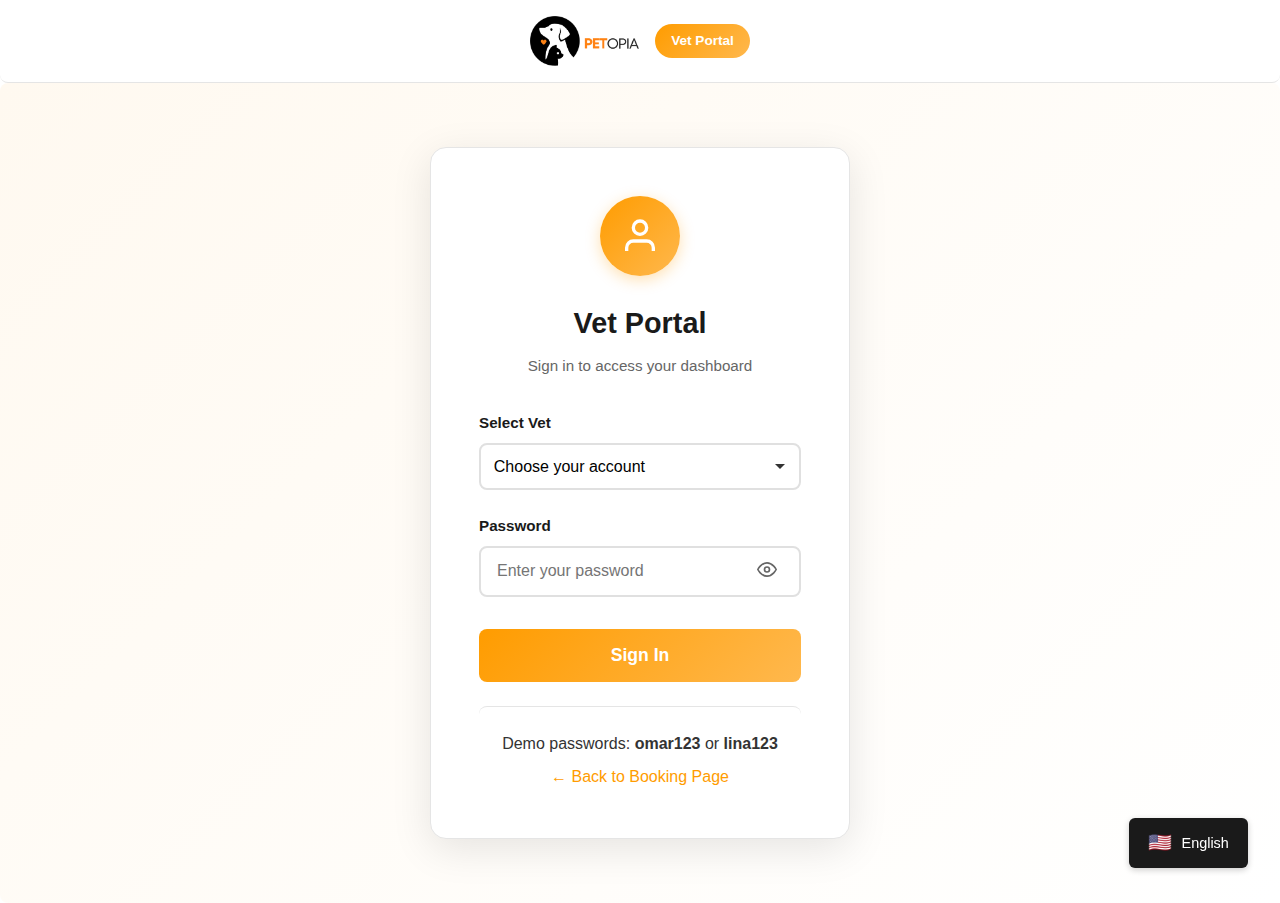
<file: vet-login.html>
<!DOCTYPE html>
<html lang="en" dir="ltr">
<head>
    <meta charset="UTF-8">
    <meta name="viewport" content="width=device-width, initial-scale=1.0">
    <title>PETOPIA - Vet Login</title>
    <link rel="icon" type="image/png" href="images/35f640d3-04b2-4fa5-9443-3ebde41df10e-1-1.png">
    <link rel="stylesheet" href="styles.css">
    <style>
        /* Login Page Specific Styles */
        .login-container {
            min-height: calc(100vh - 100px);
            display: flex;
            align-items: center;
            justify-content: center;
            padding: 2rem;
            background: linear-gradient(135deg, #fff9f0 0%, #ffffff 100%);
        }

        .login-box {
            background: white;
            padding: 3rem;
            border-radius: 16px;
            box-shadow: 0 10px 40px rgba(0, 0, 0, 0.1);
            width: 100%;
            max-width: 420px;
            border: 1px solid #e5e5e5;
        }

        .login-header {
            text-align: center;
            margin-bottom: 2rem;
        }

        .login-icon {
            width: 80px;
            height: 80px;
            background: linear-gradient(135deg, #FF9C00 0%, #ffb84d 100%);
            border-radius: 50% !important;
            display: flex;
            align-items: center;
            justify-content: center;
            margin: 0 auto 1.5rem;
            box-shadow: 0 4px 15px rgba(255, 156, 0, 0.3);
        }

        .login-icon svg {
            width: 40px;
            height: 40px;
            color: white;
        }

        .login-title {
            font-size: 1.8rem;
            font-weight: 700;
            color: #1a1a1a;
            margin-bottom: 0.5rem;
        }

        .login-subtitle {
            color: #666;
            font-size: 0.95rem;
        }

        .login-form {
            display: flex;
            flex-direction: column;
            gap: 1.5rem;
        }

        .form-group {
            display: flex;
            flex-direction: column;
            gap: 0.5rem;
        }

        .form-group label {
            font-weight: 600;
            color: #1a1a1a;
            font-size: 0.95rem;
        }

        .form-group input,
        .form-group select {
            padding: 0.9rem 1rem;
            border: 2px solid #e0e0e0;
            border-radius: 8px !important;
            font-size: 1rem;
            transition: all 0.3s;
            font-family: inherit;
            background: white;
        }

        .form-group input:focus,
        .form-group select:focus {
            outline: none;
            border-color: #FF9C00;
            box-shadow: 0 0 0 3px rgba(255, 156, 0, 0.1);
        }

        .form-group select {
            cursor: pointer;
            appearance: none;
            background-image: url("data:image/svg+xml,%3Csvg xmlns='http://www.w3.org/2000/svg' width='12' height='12' viewBox='0 0 12 12'%3E%3Cpath fill='%23333' d='M6 9L1 4h10z'/%3E%3C/svg%3E");
            background-repeat: no-repeat;
            background-position: right 1rem center;
            padding-right: 2.5rem;
        }

        .password-wrapper {
            position: relative;
        }

        .password-toggle {
            position: absolute;
            right: 1rem;
            top: 50%;
            transform: translateY(-50%);
            background: none;
            border: none;
            cursor: pointer;
            color: #666;
            padding: 0.5rem;
        }

        .password-toggle:hover {
            color: #FF9C00;
        }

        .login-btn {
            background: linear-gradient(135deg, #FF9C00 0%, #ffb84d 100%);
            color: white;
            border: none;
            padding: 1rem;
            font-size: 1.1rem;
            font-weight: 600;
            border-radius: 8px !important;
            cursor: pointer;
            transition: all 0.3s;
            margin-top: 0.5rem;
        }

        .login-btn:hover {
            transform: translateY(-2px);
            box-shadow: 0 6px 20px rgba(255, 156, 0, 0.4);
        }

        .login-btn:active {
            transform: translateY(0);
        }

        .login-footer {
            text-align: center;
            margin-top: 1.5rem;
            padding-top: 1.5rem;
            border-top: 1px solid #e5e5e5;
        }

        .login-footer a {
            color: #FF9C00;
            text-decoration: none;
            font-weight: 500;
        }

        .login-footer a:hover {
            color: #6c00ff;
            text-decoration: underline;
        }

        .error-message {
            background: #fff0f0;
            color: #d32f2f;
            padding: 0.8rem 1rem;
            border-radius: 8px;
            font-size: 0.9rem;
            display: none;
            border: 1px solid #ffcdd2;
        }

        .error-message.show {
            display: block;
        }

        /* Vet option styling */
        .vet-select-option {
            display: flex;
            align-items: center;
            gap: 0.5rem;
        }

        @media (max-width: 480px) {
            .login-box {
                padding: 2rem 1.5rem;
            }

            .login-title {
                font-size: 1.5rem;
            }
        }
    </style>
</head>
<body>
    <!-- Simple Vet Header -->
    <header class="vet-header">
        <div class="vet-header-container">
            <div class="vet-logo">
                <img src="images/35f640d3-04b2-4fa5-9443-3ebde41df10e-1-1.png" alt="PETOPIA Logo" class="logo-img">
                <span class="vet-portal-badge">Vet Portal</span>
            </div>
        </div>
    </header>

    <style>
        .vet-header {
            background: white;
            padding: 1rem 2rem;
            border-bottom: 1px solid #e5e5e5;
        }
        .vet-header-container {
            max-width: 1400px;
            margin: 0 auto;
            display: flex;
            align-items: center;
            justify-content: center;
        }
        .vet-logo {
            display: flex;
            align-items: center;
            gap: 1rem;
        }
        .vet-logo .logo-img {
            height: 50px;
            width: auto;
        }
        .vet-portal-badge {
            background: linear-gradient(135deg, #FF9C00 0%, #ffb84d 100%);
            color: white;
            padding: 0.4rem 1rem;
            border-radius: 20px;
            font-weight: 600;
            font-size: 0.85rem;
        }
        .login-container {
            min-height: calc(100vh - 80px) !important;
        }
    </style>

    <!-- Login Container -->
    <div class="login-container">
        <div class="login-box">
            <div class="login-header">
                <div class="login-icon">
                    <svg viewBox="0 0 24 24" fill="none" stroke="currentColor" stroke-width="2">
                        <path d="M20 21v-2a4 4 0 0 0-4-4H8a4 4 0 0 0-4 4v2"/>
                        <circle cx="12" cy="7" r="4"/>
                    </svg>
                </div>
                <h1 class="login-title">Vet Portal</h1>
                <p class="login-subtitle">Sign in to access your dashboard</p>
            </div>

            <div class="error-message" id="error-message">
                Invalid credentials. Please try again.
            </div>

            <form class="login-form" id="login-form" onsubmit="handleLogin(event)">
                <div class="form-group">
                    <label for="vet-select">Select Vet</label>
                    <select id="vet-select" required>
                        <option value="">Choose your account</option>
                        <option value="omar">Dr. Omar Awwad</option>
                        <option value="lina">Dr. Lina Haddad</option>
                    </select>
                </div>

                <div class="form-group">
                    <label for="password">Password</label>
                    <div class="password-wrapper">
                        <input type="password" id="password" placeholder="Enter your password" required>
                        <button type="button" class="password-toggle" onclick="togglePassword()">
                            <svg width="20" height="20" viewBox="0 0 24 24" fill="none" stroke="currentColor" stroke-width="2">
                                <path d="M1 12s4-8 11-8 11 8 11 8-4 8-11 8-11-8-11-8z"/>
                                <circle cx="12" cy="12" r="3"/>
                            </svg>
                        </button>
                    </div>
                </div>

                <button type="submit" class="login-btn">Sign In</button>
            </form>

            <div class="login-footer">
                <p>Demo passwords: <strong>omar123</strong> or <strong>lina123</strong></p>
                <p style="margin-top: 0.5rem;">
                    <a href="index.html">← Back to Booking Page</a>
                </p>
            </div>
        </div>
    </div>

    <!-- Language Selector -->
    <div class="language-selector">
        <span class="flag">🇺🇸</span>
        <span>English</span>
    </div>

    <script>
        // Demo credentials
        const credentials = {
            omar: 'omar123',
            lina: 'lina123'
        };

        function handleLogin(event) {
            event.preventDefault();
            
            const vetSelect = document.getElementById('vet-select').value;
            const password = document.getElementById('password').value;
            const errorMessage = document.getElementById('error-message');

            // Validate credentials
            if (credentials[vetSelect] === password) {
                // Store logged in vet in session storage
                sessionStorage.setItem('loggedInVet', vetSelect);
                sessionStorage.setItem('vetName', vetSelect === 'omar' ? 'Dr. Omar Awwad' : 'Dr. Lina Haddad');
                
                // Redirect to dashboard
                window.location.href = 'vet-dashboard.html';
            } else {
                // Show error
                errorMessage.classList.add('show');
                setTimeout(() => {
                    errorMessage.classList.remove('show');
                }, 3000);
            }
        }

        function togglePassword() {
            const passwordInput = document.getElementById('password');
            const type = passwordInput.type === 'password' ? 'text' : 'password';
            passwordInput.type = type;
        }

        // Check if already logged in
        if (sessionStorage.getItem('loggedInVet')) {
            window.location.href = 'vet-dashboard.html';
        }
    </script>
</body>
</html>
</file>
<file: styles.css>
* {
    margin: 0;
    padding: 0;
    box-sizing: border-box;
}

/* Text selection color */
::selection {
    background-color: #FF9C00;
    color: black;
}

::-moz-selection {
    background-color: #FF9C00;
    color: black;
}

/* Unified border-radius for all elements in body */
body * {
    border-radius: 8px;
}

/* Override for specific elements that need different radius */
.adopt-btn {
    border-radius: 50px !important;
}

.vet-checkmark {
    border-radius: 50% !important;
}

.vet-experience {
    border-radius: 20px !important;
}

/* All buttons in step-content should have border-radius: 8px */
.step-content button,
.step-content .next-btn,
.step-content .back-btn,
.step-content .book-btn,
.step-content .timeslot-btn {
    border-radius: 8px !important;
}

/* Reset for elements that shouldn't have border-radius */
body,
html,
img,
svg,
input[type="text"],
input[type="email"],
input[type="tel"],
textarea,
select {
    border-radius: 0 !important;
}

body {
    font-family: -apple-system, BlinkMacSystemFont, 'Segoe UI', 'Roboto', 'Oxygen', 'Ubuntu', 'Cantarell', sans-serif;
    background-color: #ffffff;
    color: #333;
    direction: ltr;
    line-height: 1.6;
}

/* Header */
.header {
    padding: 1.2rem 3rem;
}

.header-container {
    max-width: 1400px;
    margin: 0 auto;
    display: flex;
    align-items: center;
    justify-content: space-between;
    flex-wrap: nowrap;
}

.logo {
    display: flex;
    align-items: center;
}

.logo-img {
    height: 55px;
    width: auto;
    object-fit: contain;
}

.nav-links {
    display: flex;
    gap: 1.5rem;
    align-items: center;
    flex-wrap: nowrap;
}

.nav-link {
    color: #FF9C00;
    text-decoration: none;
    font-weight: 500;
    font-size: 0.95rem;
    transition: color 0.3s ease;
    padding: 0.3rem 0.5rem;
    border-radius: 8px;
}

.nav-link:hover {
    color: #6c00ff;
}

.dropdown-arrow {
    font-size: 0.7rem;
    margin-left: 0.3rem;
}

.adopt-btn {
    background-color: #FF9C00;
    color: white;
    border: none;
    padding: 0.75rem 1.8rem;
    border-radius: 50px;
    font-weight: 600;
    font-size: 0.95rem;
    cursor: pointer;
    transition: all 0.3s ease;
    margin-left: 0.5rem;
    text-decoration: none;
    display: inline-block;
}

.adopt-btn:hover {
    background-color: #6c00ff;
    transform: scale(1.05);
}

.nav-link.adopt-btn {
    color: white;
}

/* Main Content */
.main-content {
    max-width: 1400px;
    margin: 3rem auto;
    padding: 0 3rem;
    min-height: calc(100vh - 200px);
}

.page-title {
    font-size: 26px;
    font-weight: 700;
    margin-bottom: 1rem;
    color: #1a1a1a;
    text-align: left;
    font-family: Georgia, 'Times New Roman', serif;
    letter-spacing: -0.5px;
    line-height: 1.2;
    width: 100%;
}

.sidebar-section {
    display: flex;
    flex-direction: column;
    width: 220px;
}

.booking-container {
    display: flex;
    flex-direction: column;
    gap: 2rem;
    background: white;
    border-radius: 8px;
    padding: 2.5rem;
    box-shadow: 0 2px 8px rgba(0, 0, 0, 0.08);
    min-height: 650px;
}

.booking-container-inner {
    display: flex;
    gap: 2.5rem;
    align-items: flex-start;
}

/* Steps Sidebar */
.steps-sidebar {
    width: 220px;
    height: 246px;
    background: #fafafa;
    border-radius: 8px;
    border: 1px solid #e5e5e5;
    padding: 1rem 0.8rem;
    display: flex;
    flex-direction: column;
    gap: 0.5rem;
    box-shadow: 0 1px 3px rgba(0, 0, 0, 0.05);
    position: sticky;
    top: 2rem;
    align-self: flex-start;
    transition: all 0.3s cubic-bezier(0.4, 0, 0.2, 1);
    justify-content: space-between;
}

.step-item {
    display: flex;
    align-items: center;
    gap: 0.75rem;
    padding: 0.65rem 0.5rem;
    border-radius: 8px;
    cursor: pointer;
    transition: all 0.3s cubic-bezier(0.4, 0, 0.2, 1);
    background: white;
    border: 1px solid #e5e5e5;
    flex: 1;
    min-height: 0;
}

.step-item.future-step {
    cursor: not-allowed;
    opacity: 0.7;
}

.step-item:hover {
    background-color: #f9f9f9;
    transform: translateX(2px);
}

.step-item.active {
    background-color: white;
    border-color: #e5e5e5;
}

.step-item.active .step-text {
    color: #FF9C00;
}

.step-item.active .step-icon {
    background-color: transparent;
    color: #FF9C00;
}

.step-icon {
    width: 32px;
    height: 32px;
    display: flex;
    align-items: center;
    justify-content: center;
    color: #333;
    transition: all 0.3s cubic-bezier(0.4, 0, 0.2, 1);
    flex-shrink: 0;
}

.step-icon svg {
    width: 20px;
    height: 20px;
}

/* When step-item is active, icon should have orange color */
.step-item.active .step-icon.active {
    background-color: transparent;
    color: #FF9C00;
}

/* When step-item is not active but icon has active class (shouldn't happen, but just in case) */
.step-item:not(.active) .step-icon.active {
    background-color: #FF9C00;
    color: white;
    border-radius: 8px;
}

.step-text {
    font-weight: 500;
    color: #333;
    font-size: 0.85rem;
    transition: color 0.3s cubic-bezier(0.4, 0, 0.2, 1);
    white-space: nowrap;
    flex: 1;
}

.step-text.active {
    color: #FF9C00;
    font-weight: 600;
}

/* Content Area */
.content-area {
    flex: 1;
    position: relative;
    min-height: 600px;
    width: 100%;
}

.step-content {
    display: none;
    animation: fadeIn 0.4s ease-in-out;
    border: 1px solid #e5e5e5;
    border-radius: 8px;
}

.step-content.active {
    display: block;
    border: 1px solid #e5e5e5;
    border-radius: 8px;
    padding: 12px;
}

@keyframes fadeIn {
    from {
        opacity: 0;
        transform: translateX(-15px);
    }
    to {
        opacity: 1;
        transform: translateX(0);
    }
}

@keyframes fadeOut {
    from {
        opacity: 1;
        transform: translateX(0);
    }
    to {
        opacity: 0;
        transform: translateX(15px);
    }
}

.section-title {
    font-size: 1.9rem;
    font-weight: 600;
    margin-bottom: 1.5rem;
    color: #1a1a1a;
    font-family: -apple-system, BlinkMacSystemFont, 'Segoe UI', sans-serif;
    line-height: 1.3;
}

/* Vets Selection */
.vets-grid {
    display: grid;
    grid-template-columns: repeat(auto-fit, minmax(280px, 1fr));
    gap: 1.5rem;
    margin-bottom: 2rem;
}

.vet-card {
    background: white;
    border: 2px solid #e5e5e5;
    border-radius: 12px;
    padding: 2rem 1.5rem;
    text-align: center;
    position: relative;
    cursor: pointer;
    transition: all 0.3s ease;
    display: flex;
    flex-direction: column;
    align-items: center;
    box-shadow: 0 2px 4px rgba(0, 0, 0, 0.05);
}

.vet-card:hover {
    border-color: #FF9C00;
    transform: translateY(-2px);
    box-shadow: 0 4px 12px rgba(255, 156, 0, 0.12);
}

.vet-card.selected {
    border-color: #FF9C00;
    border-width: 2px;
    background-color: white;
    box-shadow: 0 2px 8px rgba(255, 156, 0, 0.15);
}

.vet-checkmark {
    position: absolute;
    top: 1rem;
    right: 1rem;
    width: 28px;
    height: 28px;
    background-color: #FF9C00;
    border-radius: 50%;
    display: none;
    align-items: center;
    justify-content: center;
    color: white;
    box-shadow: 0 2px 4px rgba(0, 0, 0, 0.15);
    z-index: 10;
}

.vet-checkmark svg {
    width: 16px;
    height: 16px;
}

.vet-card.selected .vet-checkmark {
    display: flex;
}

.vet-icon {
    width: 80px;
    height: 80px;
    margin: 0 auto 1rem;
    color: #666;
    display: flex;
    align-items: center;
    justify-content: center;
    margin-bottom: 1rem;
}

.vet-card.selected .vet-icon {
    color: #FF9C00;
}

.vet-name {
    font-size: 1.25rem;
    font-weight: 600;
    margin-bottom: 0.5rem;
    color: #1a1a1a;
}

.vet-specialty {
    font-size: 1rem;
    color: #666;
    margin-bottom: 0.3rem;
}

.vet-area {
    font-size: 0.9rem;
    color: #888;
    margin-bottom: 0.5rem;
}

.vet-experience {
    font-size: 0.9rem;
    color: #FF9C00;
    font-weight: 500;
    margin-top: 0.5rem;
    padding: 0.4rem 1rem;
    background-color: rgba(255, 156, 0, 0.1);
    border-radius: 20px;
    display: inline-block;
}

.vet-price {
    font-size: 1rem;
    color: #FF9C00;
    font-weight: 600;
    margin-top: 0.8rem;
    padding: 0.5rem 1.2rem;
    background-color: #FF9C00;
    color: white;
    border-radius: 8px;
    display: inline-block;
}

/* Date & Time */
.datetime-container {
    display: flex;
    gap: 2rem;
    margin-bottom: 2rem;
}

.calendar-section {
    flex: 1;
}

.calendar-header {
    display: flex;
    align-items: center;
    justify-content: space-between;
    margin-bottom: 1rem;
}

.calendar-nav {
    background: none;
    border: none;
    font-size: 1.2rem;
    cursor: pointer;
    color: #666;
    padding: 0.5rem;
    transition: color 0.3s;
}

.calendar-nav:hover {
    color: #FF9C00;
}

.calendar-month {
    font-size: 1.2rem;
    font-weight: 600;
    color: #1a1a1a;
}

.calendar-grid {
    display: grid;
    grid-template-columns: repeat(7, 1fr);
    gap: 0.5rem;
    background: #f9f9f9;
    padding: 1rem;
    border-radius: 8px;
}

.calendar-day-name {
    text-align: center;
    font-weight: 600;
    color: #666;
    padding: 0.5rem;
}

.calendar-day {
    aspect-ratio: 1;
    display: flex;
    align-items: center;
    justify-content: center;
    border-radius: 5px;
    cursor: pointer;
    transition: all 0.3s;
    background: white;
}

.calendar-day:hover {
    background-color: #fff8f5;
}

.calendar-day.other-month {
    color: #ccc;
}

.calendar-day.selected {
    background-color: #FF9C00;
    color: white;
    font-weight: 600;
}

.timeslot-section {
    flex: 1;
    max-height: 500px;
    overflow-y: auto;
}

.timeslot-title {
    font-size: 1.2rem;
    font-weight: 600;
    margin-bottom: 1rem;
    color: #1a1a1a;
}

.timeslot-groups {
    display: flex;
    flex-direction: column;
    gap: 1.5rem;
}

.timeslot-group-title {
    font-size: 1rem;
    font-weight: 600;
    margin-bottom: 0.8rem;
    color: #666;
}

.timeslot-buttons {
    display: flex;
    flex-direction: column;
    gap: 0.5rem;
}

.timeslot-btn {
    padding: 0.8rem 1rem;
    background: white;
    border: 2px solid #e0e0e0;
    border-radius: 8px;
    cursor: pointer;
    text-align: left;
    transition: all 0.3s;
    font-size: 0.95rem;
}

.timeslot-btn:hover {
    border-color: #FF9C00;
    background-color: #fff8f5;
}

.timeslot-btn.selected {
    background-color: #FF9C00;
    color: white;
    border-color: #FF9C00;
}

/* Basic Details Form */
.details-form {
    display: flex;
    flex-direction: column;
    gap: 1.5rem;
    margin-bottom: 2rem;
}

.form-group {
    display: flex;
    flex-direction: column;
    gap: 0.5rem;
}

.form-group label {
    font-weight: 600;
    color: #1a1a1a;
}

.form-group input,
.form-group textarea,
.form-group select:not(.country-code) {
    padding: 0.8rem;
    border: 2px solid #e0e0e0;
    border-radius: 8px;
    font-size: 1rem;
    transition: border-color 0.3s;
    font-family: inherit;
    background: white;
    width: 100%;
}

.form-group select:not(.country-code) {
    cursor: pointer;
    appearance: none;
    background-image: url("data:image/svg+xml,%3Csvg xmlns='http://www.w3.org/2000/svg' width='12' height='12' viewBox='0 0 12 12'%3E%3Cpath fill='%23333' d='M6 9L1 4h10z'/%3E%3C/svg%3E");
    background-repeat: no-repeat;
    background-position: right 0.8rem center;
    padding-right: 2.5rem;
}

.form-select {
    padding: 0.8rem;
    border: 2px solid #e0e0e0;
    border-radius: 8px;
    font-size: 1rem;
    transition: border-color 0.3s;
    font-family: inherit;
    background: white;
    width: 100%;
    cursor: pointer;
    appearance: none;
    background-image: url("data:image/svg+xml,%3Csvg xmlns='http://www.w3.org/2000/svg' width='12' height='12' viewBox='0 0 12 12'%3E%3Cpath fill='%23333' d='M6 9L1 4h10z'/%3E%3C/svg%3E");
    background-repeat: no-repeat;
    background-position: right 0.8rem center;
    padding-right: 2.5rem;
}

.form-group input:focus,
.form-group textarea:focus,
.form-group select:not(.country-code):focus,
.form-select:focus {
    outline: none;
    border-color: #FF9C00;
}

.phone-input {
    display: flex;
    gap: 0.5rem;
    align-items: stretch;
}

.country-code {
    padding: 0.8rem 0.6rem;
    border: 2px solid #e0e0e0 !important;
    border-radius: 8px;
    background: white;
    cursor: pointer;
    font-size: 0.9rem;
    width: auto;
    min-width: 100px;
    max-width: 120px;
    flex-shrink: 0;
    appearance: none;
    background-image: url("data:image/svg+xml,%3Csvg xmlns='http://www.w3.org/2000/svg' width='12' height='12' viewBox='0 0 12 12'%3E%3Cpath fill='%23333' d='M6 9L1 4h10z'/%3E%3C/svg%3E");
    background-repeat: no-repeat;
    background-position: right 0.6rem center;
    padding-right: 2rem;
}

.phone-input input {
    flex: 1;
    min-width: 0;
}

.country-code:focus {
    outline: none;
    border-color: #FF9C00 !important;
}

.phone-input input {
    flex: 1;
}

.error-message {
    color: #e74c3c;
    font-size: 0.85rem;
    display: none;
}

.error-message.show {
    display: block;
}

/* Summary */
.summary-content {
    text-align: center;
    margin-bottom: 2rem;
}

.summary-illustration {
    margin-bottom: 1.5rem;
    display: flex;
    justify-content: center;
    align-items: center;
}

.summary-illustration svg {
    filter: drop-shadow(0 2px 4px rgba(0, 0, 0, 0.1));
}

.summary-illustration svg circle,
.summary-illustration svg path {
    stroke: #FF9C00;
}

.summary-subtitle {
    color: #666;
    margin-bottom: 2rem;
}

.summary-details {
    background: #f9f9f9;
    border-radius: 10px;
    padding: 2rem;
    text-align: left;
}

.summary-item {
    display: flex;
    justify-content: space-between;
    align-items: center;
    padding: 1rem 0;
}

.summary-item.total {
    border-top: 2px solid #e0e0e0;
    margin-top: 1rem;
    padding-top: 1.5rem;
}

.summary-label {
    font-weight: 600;
    color: #666;
}

.summary-value {
    color: #1a1a1a;
    font-weight: 500;
}

.summary-value.total-amount {
    color: #FF9C00;
    font-size: 1.3rem;
    font-weight: 700;
}

.summary-divider {
    height: 1px;
    background: #e0e0e0;
    margin: 1rem 0;
}

/* Navigation Buttons */
.step-navigation {
    display: flex;
    justify-content: space-between;
    align-items: center;
    margin-top: 2rem;
    padding-top: 2rem;
    border-top: 1px solid #e0e0e0;
    gap: 1rem;
}

.back-btn {
    background: none;
    border: none;
    color: #666;
    cursor: pointer;
    font-size: 1rem;
    padding: 0.5rem 1rem;
    transition: color 0.3s;
}

.back-btn:hover {
    color: #FF9C00;
}

.next-btn,
.book-btn {
    background-color: #FF9C00;
    color: white;
    border: none;
    padding: 0.9rem 2.2rem;
    border-radius: 8px !important;
    font-weight: 600;
    cursor: pointer;
    font-size: 1rem;
    transition: background-color 0.3s;
}

.next-btn:hover,
.book-btn:hover {
    background-color: #ff8a00;
}

/* Language Selector */
.language-selector {
    position: fixed;
    bottom: 2rem;
    right: 2rem;
    background: #1a1a1a;
    color: white;
    padding: 0.6rem 1.2rem;
    border-radius: 6px;
    display: flex;
    align-items: center;
    gap: 0.6rem;
    font-size: 0.9rem;
    cursor: pointer;
    box-shadow: 0 2px 6px rgba(0, 0, 0, 0.2);
}

.flag {
    font-size: 1.2rem;
}

/* Responsive */
@media (max-width: 1024px) {
    .booking-container {
        flex-direction: column;
    }

    .steps-sidebar {
        flex-direction: row;
        overflow-x: auto;
    }

    .datetime-container {
        flex-direction: column;
    }
}

@media (max-width: 768px) {
    .header-container {
        flex-wrap: wrap;
        gap: 1rem;
    }

    .nav-links {
        flex-wrap: wrap;
        gap: 1rem;
    }

    .vets-grid {
        grid-template-columns: 1fr;
    }
}

/* Step item cursor styles */
.step-item {
    cursor: pointer;
}

.step-item.disabled {
    cursor: not-allowed;
    opacity: 0.6;
}

/* Confirmation Page Styles */
.confirmation-content {
    text-align: center;
    padding: 2rem;
}

.confirmation-icon {
    margin-bottom: 1.5rem;
}

.booking-id {
    font-size: 1rem;
    color: #666;
    margin-bottom: 0.5rem;
}

.confirmation-title {
    font-size: 1.5rem;
    font-weight: 700;
    color: #1a1a1a;
    margin-bottom: 0.5rem;
}

.confirmation-subtitle {
    color: #666;
    margin-bottom: 2rem;
}

.confirmation-details {
    display: flex;
    justify-content: center;
    gap: 2rem;
    padding: 1.5rem;
    background: white;
    border: 1px solid #e5e5e5;
    border-radius: 8px;
    margin-bottom: 2rem;
}

.confirmation-detail-item {
    display: flex;
    flex-direction: column;
    gap: 0.3rem;
    padding: 0 1.5rem;
    border-right: 1px solid #e5e5e5;
}

.confirmation-detail-item:last-child {
    border-right: none;
}

.detail-label {
    font-size: 0.85rem;
    color: #666;
}

.detail-value {
    font-weight: 600;
    color: #1a1a1a;
}

.calendar-buttons {
    background: #f9f9f9;
    border-radius: 8px;
    padding: 1.5rem;
    border: 1px solid #e5e5e5;
}

.calendar-buttons-title {
    font-size: 1rem;
    font-weight: 600;
    margin-bottom: 1rem;
    color: #1a1a1a;
}

.calendar-buttons-row {
    display: flex;
    justify-content: center;
    gap: 0.8rem;
    flex-wrap: wrap;
}

.calendar-btn {
    display: flex;
    align-items: center;
    gap: 0.5rem;
    padding: 0.7rem 1rem;
    background: white;
    border: 1px solid #e0e0e0;
    border-radius: 8px;
    cursor: pointer;
    font-size: 0.9rem;
    transition: all 0.3s;
}

.calendar-btn:hover {
    border-color: #FF9C00;
    background: #fff8f0;
}

.cal-icon {
    font-weight: bold;
    color: #4285f4;
}

.cal-icon.yahoo {
    color: #6001d2;
}

.cal-icon.outlook {
    color: #0078d4;
}

.cal-icon.apple {
    color: #333;
}
</file>
